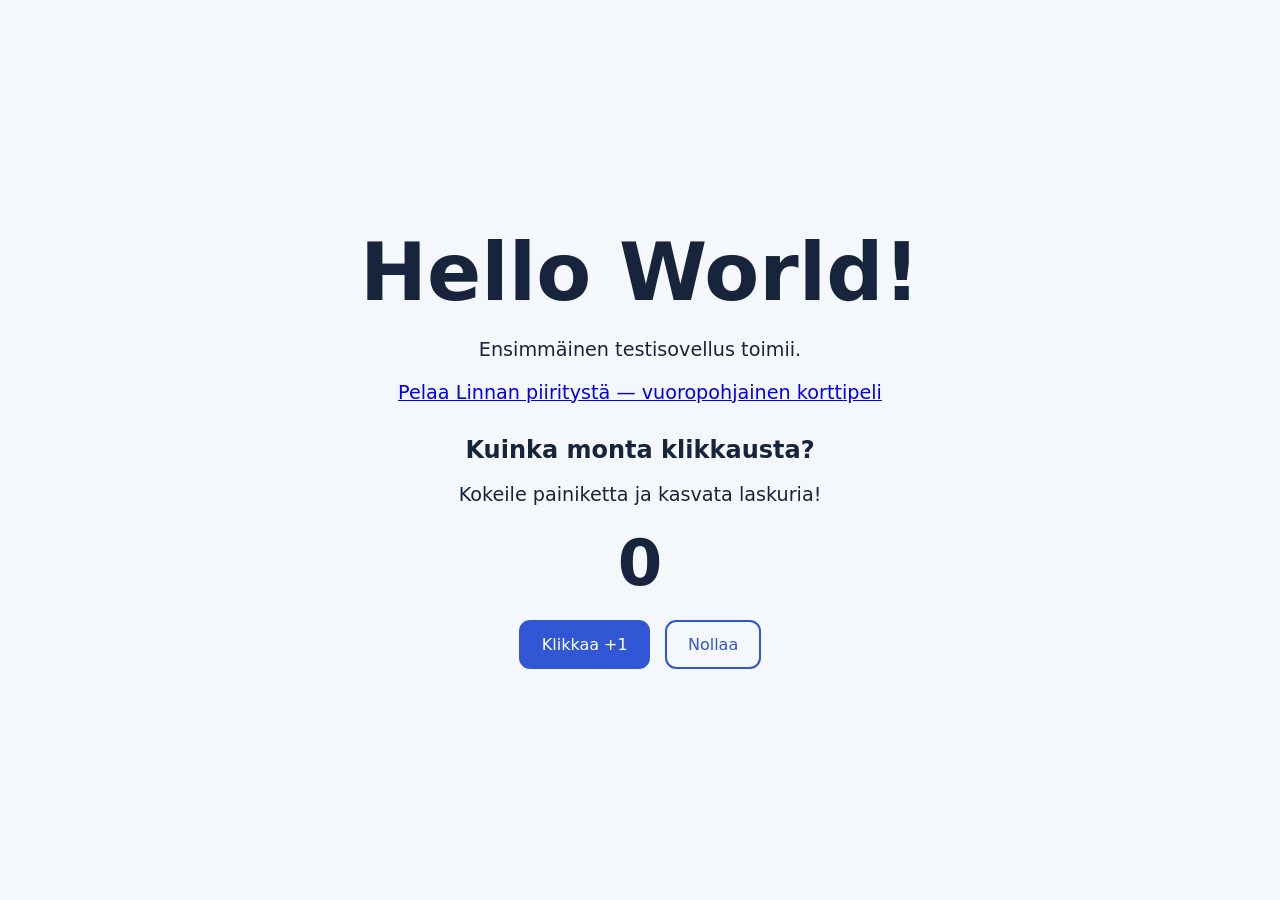
<file: index.html>
<!doctype html>
<html lang="fi">
  <head>
    <meta charset="UTF-8" />
    <meta name="viewport" content="width=device-width, initial-scale=1.0" />
    <title>Hello World</title>
    <style>
      body {
        margin: 0;
        min-height: 100vh;
        display: grid;
        place-items: center;
        background: #f4f7fb;
        color: #18243b;
        font-family: system-ui, sans-serif;
        text-align: center;
      }
      main { padding: 2rem; }
      h1 { font-size: clamp(2.5rem, 8vw, 5rem); margin: 0 0 1rem; }
      p { font-size: 1.2rem; }
      .counter { margin-top: 2rem; }
      output { display: block; font-size: 4rem; font-weight: 700; margin: 1rem; }
      button {
        padding: 0.8rem 1.3rem;
        margin: 0.3rem;
        border: 2px solid #3157d5;
        border-radius: 0.7rem;
        background: #3157d5;
        color: white;
        font: inherit;
        cursor: pointer;
      }
      button:hover { background: #2442a3; }
      button:focus-visible { outline: 3px solid #18243b; outline-offset: 3px; }
      #reset { background: transparent; color: #3157d5; }
    </style>
  </head>
  <body>
    <main>
      <h1>Hello World!</h1>
      <p>Ensimmäinen testisovellus toimii.</p>
      <p><a href="castle-siege/">Pelaa Linnan piiritystä — vuoropohjainen korttipeli</a></p>
      <section class="counter" aria-labelledby="counter-title">
        <h2 id="counter-title">Kuinka monta klikkausta?</h2>
        <p>Kokeile painiketta ja kasvata laskuria!</p>
        <output id="count" aria-live="polite" aria-label="Klikkausten määrä">0</output>
        <button id="increment" type="button">Klikkaa +1</button>
        <button id="reset" type="button">Nollaa</button>
      </section>
    </main>
    <script>
      let count = 0;
      const output = document.getElementById('count');
      document.getElementById('increment').addEventListener('click', () => {
        count += 1;
        output.textContent = count;
      });
      document.getElementById('reset').addEventListener('click', () => {
        count = 0;
        output.textContent = count;
      });
    </script>
  </body>
</html>
</file>
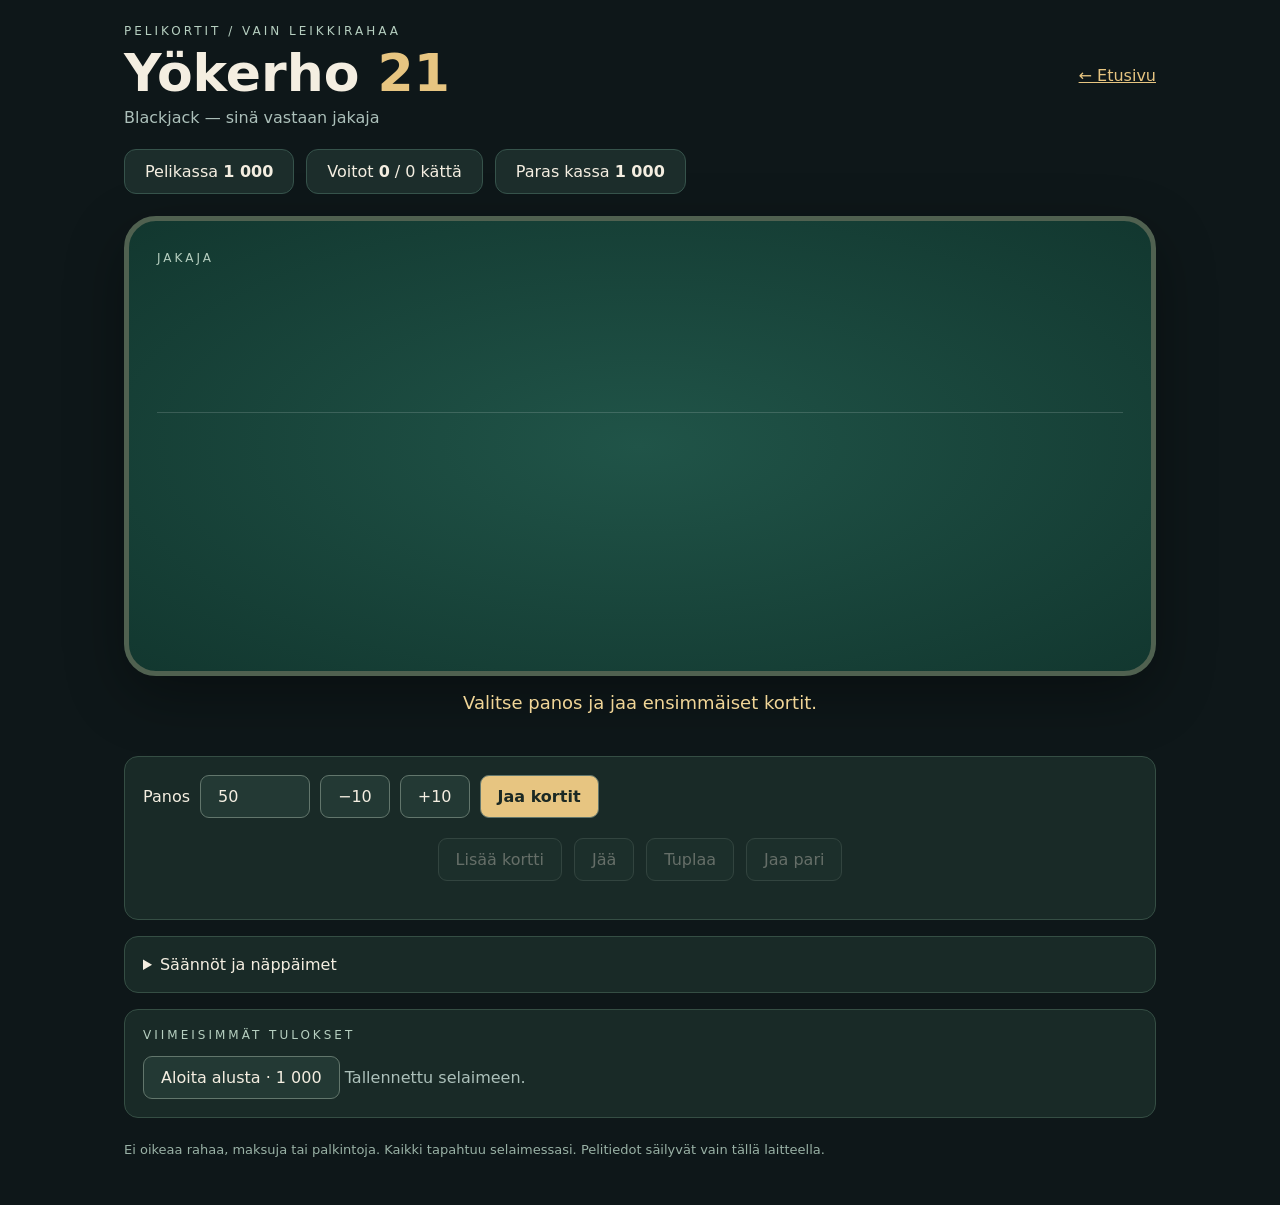
<file: card-game/index.html>
<!doctype html><html lang="fi"><meta charset="utf-8"><meta name="viewport" content="width=device-width,initial-scale=1"><title>Yökerho 21 — Blackjack</title>
<style>
*{box-sizing:border-box}body{margin:0;background:#0e1719;color:#f4eee1;font:16px system-ui,sans-serif}main{max-width:1080px;margin:auto;padding:24px}header,.bar,.actions{display:flex;align-items:center;gap:12px;flex-wrap:wrap;justify-content:space-between}h1{font-size:clamp(30px,6vw,52px);margin:5px 0}.gold{color:#e7c581}a{color:#e7c581}.sub{color:#acc0ba}.bar{justify-content:flex-start;margin:22px 0}.pill{background:#1c2d2b;padding:12px 20px;border:1px solid #36534b;border-radius:12px}.table{background:radial-gradient(ellipse at center,#205448,#12372f);border:5px solid #506150;border-radius:32px;padding:28px;box-shadow:0 20px 60px #0005;min-height:460px}.label{font-size:12px;letter-spacing:3px;color:#b6cfc0;text-transform:uppercase}.cards{display:flex;gap:9px;flex-wrap:wrap;margin:16px 0;min-height:115px}.card{width:76px;height:108px;background:#f7f1df;color:#182c2e;border-radius:9px;padding:9px;font-size:21px;font-weight:700;display:flex;flex-direction:column;justify-content:space-between;box-shadow:0 4px 8px #0004;border:1px solid #ded8c6;animation:deal .2s ease-out}.card .suit{font-size:34px;text-align:center}.card.red{color:#b23f4a}.card.back{background:repeating-linear-gradient(45deg,#263c57,#263c57 6px,#344c69 6px,#344c69 12px);border:4px solid #e2d7b6;color:#e2d7b6;align-items:center;justify-content:center;font-size:36px}.hands{display:flex;gap:18px;flex-wrap:wrap;border-top:1px solid #ffffff26;padding-top:18px}.hand{padding:14px;border:2px solid transparent;border-radius:16px;flex:1;min-width:230px}.hand.active{border-color:#e7c581;background:#ffffff08}.score{font-size:14px;margin-left:10px;color:#fff}.actions{justify-content:center;margin:20px 0}button,input{font:inherit;border-radius:9px;border:1px solid #62766c;padding:11px 17px;background:#233934;color:#f4eee1}button{cursor:pointer}button:hover:not(:disabled){background:#38554b}button.primary{background:#e7c581;color:#1b2924;font-weight:700}button:disabled{opacity:.35;cursor:not-allowed}button:focus-visible,input:focus-visible,summary:focus-visible{outline:3px solid #ffdf92;outline-offset:3px}input{width:110px}#message{text-align:center;color:#f0d597;min-height:48px;font-size:18px;margin:16px 0}section.panel,details{background:#192a27;border:1px solid #354e44;border-radius:14px;padding:18px;margin-top:16px}.history{padding-left:22px;color:#bdcdc4;font-size:14px;line-height:1.8}.controls{display:flex;gap:10px;align-items:center;flex-wrap:wrap}summary{cursor:pointer}p,li{line-height:1.6}footer{color:#99b1a5;font-size:13px;margin:24px 0}@keyframes deal{from{transform:translateY(-12px);opacity:0}to{transform:none;opacity:1}}@media(max-width:550px){main{padding:12px}.table{padding:14px;border-radius:20px}.card{width:57px;height:86px;font-size:17px}.card .suit{font-size:25px}.hand{min-width:180px;padding:8px}.cards{gap:6px}button{padding:11px 13px}}@media(prefers-reduced-motion:reduce){.card{animation:none}}
</style>
<main><header><div><div class="label gold">PELIKORTIT / VAIN LEIKKIRAHAA</div><h1>Yökerho <span class="gold">21</span></h1><div class="sub">Blackjack — sinä vastaan jakaja</div></div><a href="../">← Etusivu</a></header>
<div class="bar"><div class="pill">Pelikassa <strong id="bank"></strong></div><div class="pill">Voitot <strong id="wins"></strong> / <span id="rounds"></span> kättä</div><div class="pill">Paras kassa <strong id="best"></strong></div></div>
<div class="table"><div class="label">Jakaja <span id="dealerScore" class="score"></span></div><div class="cards" id="dealer"></div><div class="hands" id="hands"></div></div>
<div id="message" role="status" aria-live="polite"></div>
<section class="panel"><div class="controls"><label for="bet">Panos</label><input id="bet" type="number" min="10" max="500" step="10" value="50"><button id="minus" aria-label="Pienennä panosta">−10</button><button id="plus" aria-label="Suurenna panosta">+10</button><button id="deal" class="primary">Jaa kortit</button></div><div class="actions"><button id="hit">Lisää kortti</button><button id="stand">Jää</button><button id="double">Tuplaa</button><button id="split">Jaa pari</button></div></section>
<details><summary>Säännöt ja näppäimet</summary><p>Tavoite on päästä lähemmäs 21:tä kuin jakaja ylittämättä sitä. Ässä on 1 tai 11, kuvakortit 10. Jakaja jää myös pehmeään 17:ään (ässä + 6). Kuusi pakkaa sekoitetaan ennen jokaista kierrosta.</p><ul><li>Tavallinen voitto maksaa 1:1, kahden kortin blackjack 3:2. Tasapelissä panos palautetaan. Jakaja tarkistaa blackjackin ennen pelaajan toimintaa.</li><li>Tuplaus: kaksinkertainen panos, yksi kortti ja vuoro päättyy. Vain kahdella kortilla, myös jaetuissa käsissä.</li><li>Samanarvoiset kortit voi jakaa kahteen käteen kerran. Jaettu 21 maksaa 1:1. Jaetuille ässille annetaan vain yksi lisäkortti.</li><li>Vakuutusta tai luovutusta ei käytetä. Panos 10–500, kymmenen välein.</li><li>Näppäimet: J = jaa, H = lisää, S = jää, D = tuplaa, P = jaa pari.</li><li>Keskeneräinen kierros palautuu samassa selaimessa. Jos selaintallennus ei toimi, peli jatkuu tämän välilehden ajan.</li></ul></details>
<section class="panel"><div class="label">Viimeisimmät tulokset</div><ol id="history" class="history"></ol><button id="new">Aloita alusta · 1 000</button><span id="storage" class="sub"></span></section><footer>Ei oikeaa rahaa, maksuja tai palkintoja. Kaikki tapahtuu selaimessasi. Pelitiedot säilyvät vain tällä laitteella.</footer></main>
<script>
'use strict';const $=id=>document.getElementById(id),KEY='yokerho21-v1';let game;const value=c=>Math.min(c.r,10);function total(cards){let n=cards.reduce((s,c)=>s+(c.r===1?11:value(c)),0),aces=cards.filter(c=>c.r===1).length;while(n>21&&aces-->0)n-=10;return n}function natural(c){return c.length===2&&total(c)===21}
function fresh(){return {v:1,bank:1000,best:1000,wins:0,rounds:0,history:[],phase:'bet',hands:[],dealer:[],deck:[],active:0,message:'Valitse panos ja jaa ensimmäiset kortit.'}}
function save(){try{localStorage.setItem(KEY,JSON.stringify(game));$('storage').textContent=' Tallennettu selaimeen.'}catch{$('storage').textContent=' Tallennus ei ole käytettävissä.'}}
function load(){try{const g=JSON.parse(localStorage.getItem(KEY));if(g&&g.v===1&&Number.isFinite(g.bank)&&g.bank>=0&&Array.isArray(g.hands)&&Array.isArray(g.deck)&&Array.isArray(g.history)&&['bet','play','done'].includes(g.phase))return g}catch{}return fresh()}
function random(n){const a=new Uint32Array(1);const max=Math.floor(4294967296/n)*n;do{crypto.getRandomValues(a)}while(a[0]>=max);return a[0]%n}function shuffle(){const d=[];for(let k=0;k<6;k++)for(let s=0;s<4;s++)for(let r=1;r<=13;r++)d.push({r,s});for(let i=d.length-1;i>0;i--){const j=random(i+1);[d[i],d[j]]=[d[j],d[i]]}return d}
function draw(){if(!game.deck.length)game.deck=shuffle();return game.deck.pop()}
function card(c,hidden=false){const el=document.createElement('div');el.className='card';if(hidden){el.classList.add('back');el.textContent='✦';el.setAttribute('aria-label','Piilotettu kortti');return el}if(c.s===1||c.s===2)el.classList.add('red');const rank=['','A','2','3','4','5','6','7','8','9','10','J','Q','K'][c.r],suit=['♠','♥','♦','♣'][c.s];el.setAttribute('aria-label',`${['Pata','Hertta','Ruutu','Risti'][c.s]} ${rank}`);const a=document.createElement('span'),b=document.createElement('span');a.textContent=rank;b.className='suit';b.textContent=suit;el.append(a,b);return el}
function render(){for(const k of ['bank','best','wins','rounds'])$(k).textContent=game[k].toLocaleString('fi-FI');const playing=game.phase==='play',h=game.hands[game.active];$('dealer').replaceChildren(...game.dealer.map((c,i)=>card(c,playing&&i===1)));$('dealerScore').textContent=game.dealer.length?(playing?total([game.dealer[0]])+' + ?':total(game.dealer)):'';$('hands').replaceChildren();game.hands.forEach((h,i)=>{const box=document.createElement('div');box.className='hand'+(playing&&i===game.active?' active':'');const title=document.createElement('div');title.className='label';title.textContent=`Sinä${game.hands.length>1?' · Käsi '+(i+1):''} · ${total(h.cards)} · Panos ${h.bet}`;const cards=document.createElement('div');cards.className='cards';cards.append(...h.cards.map(c=>card(c)));const result=document.createElement('div');result.textContent=h.result||'';box.append(title,cards,result);$('hands').append(box)});$('message').textContent=game.message;$('deal').disabled=playing||game.bank<10;for(const id of ['bet','minus','plus'])$(id).disabled=playing;$('hit').disabled=$('stand').disabled=!playing;$('double').disabled=!playing||h.cards.length!==2||game.bank<h.bet;$('split').disabled=!playing||game.hands.length!==1||h.cards.length!==2||value(h.cards[0])!==value(h.cards[1])||game.bank<h.bet;$('history').replaceChildren(...game.history.map(s=>{const l=document.createElement('li');l.textContent=s;return l}));save()}
function deal(){if(game.phase==='play')return;const bet=Number($('bet').value);if(!Number.isInteger(bet)||bet<10||bet>500||bet%10||bet>game.bank){game.message='Valitse 10–500 kolikon panos kymmenen välein, enintään pelikassasi verran.';render();return}game.deck=shuffle();game.bank-=bet;game.hands=[{cards:[draw(),draw()],bet,split:false}];game.dealer=[draw(),draw()];game.active=0;game.phase='play';game.message='Sinun vuorosi: ota kortti tai jää.';if(natural(game.dealer)||natural(game.hands[0].cards))settle();else render()}
function settle(){const any=game.hands.some(h=>total(h.cards)<=21);if(any&&!natural(game.dealer)&&!game.hands.some(h=>!h.split&&natural(h.cards)))while(total(game.dealer)<17)game.dealer.push(draw());const d=total(game.dealer),dn=natural(game.dealer);let results=[];for(const h of game.hands){const t=total(h.cards),bj=!h.split&&natural(h.cards);let pay=0,label='Häviö';if(t>21)label='Yli 21';else if(bj&&!dn){pay=h.bet*2.5;label='Blackjack!'}else if(dn&&!bj)label='Jakajalla blackjack';else if((dn&&bj)||t===d){pay=h.bet;label='Tasapeli'}else if(!dn&&(d>21||t>d)){pay=h.bet*2;label='Voitto!'}game.bank+=pay;game.rounds++;if(pay>h.bet)game.wins++;const net=pay-h.bet;h.result=`${label} · ${net>0?'+':''}${net}`;results.push(h.result);game.history.unshift(h.result)}game.history=game.history.slice(0,10);game.best=Math.max(game.best,game.bank);game.phase='done';game.message=results.join(' / ')+(game.bank<10?' — Kassa loppui. Voit aloittaa alusta.':' — Pelaa uusi kierros.');render()}
function next(){if(game.active+1<game.hands.length){game.active++;if(total(game.hands[game.active].cards)===21){next();return}game.message='Toisen käden vuoro.';render()}else settle()}
function hit(){if(game.phase!=='play')return;const h=game.hands[game.active];h.cards.push(draw());if(total(h.cards)>=21)next();else render()}
function stand(){if(game.phase==='play')next()}
function double(){if(game.phase!=='play')return;const h=game.hands[game.active];if(h.cards.length!==2||game.bank<h.bet)return;game.bank-=h.bet;h.bet*=2;h.cards.push(draw());next()}
function split(){if(game.phase!=='play'||game.hands.length!==1)return;const h=game.hands[0];if(h.cards.length!==2||value(h.cards[0])!==value(h.cards[1])||game.bank<h.bet)return;game.bank-=h.bet;const other=h.cards.pop(),aces=other.r===1;h.split=true;h.cards.push(draw());game.hands.push({cards:[other,draw()],bet:h.bet,split:true});game.message='Pari jaettu: pelaa ensimmäinen käsi.';if(aces)settle();else if(total(h.cards)===21)next();else render()}
$('deal').onclick=deal;$('hit').onclick=hit;$('stand').onclick=stand;$('double').onclick=double;$('split').onclick=split;$('minus').onclick=()=>{$('bet').value=Math.max(10,(Number($('bet').value)||50)-10)};$('plus').onclick=()=>{$('bet').value=Math.min(500,(Number($('bet').value)||50)+10)};$('new').onclick=()=>{if(confirm('Nollataanko pelikassa, keskeneräinen peli ja tilastot?')){game=fresh();render()}};document.addEventListener('keydown',e=>{if(e.repeat||e.ctrlKey||e.altKey||e.metaKey||['INPUT','TEXTAREA','BUTTON','SUMMARY'].includes(document.activeElement.tagName))return;const f={j:deal,h:hit,s:stand,d:double,p:split}[e.key.toLowerCase()];if(f){e.preventDefault();f()}});game=load();render();
</script></html>
</file>
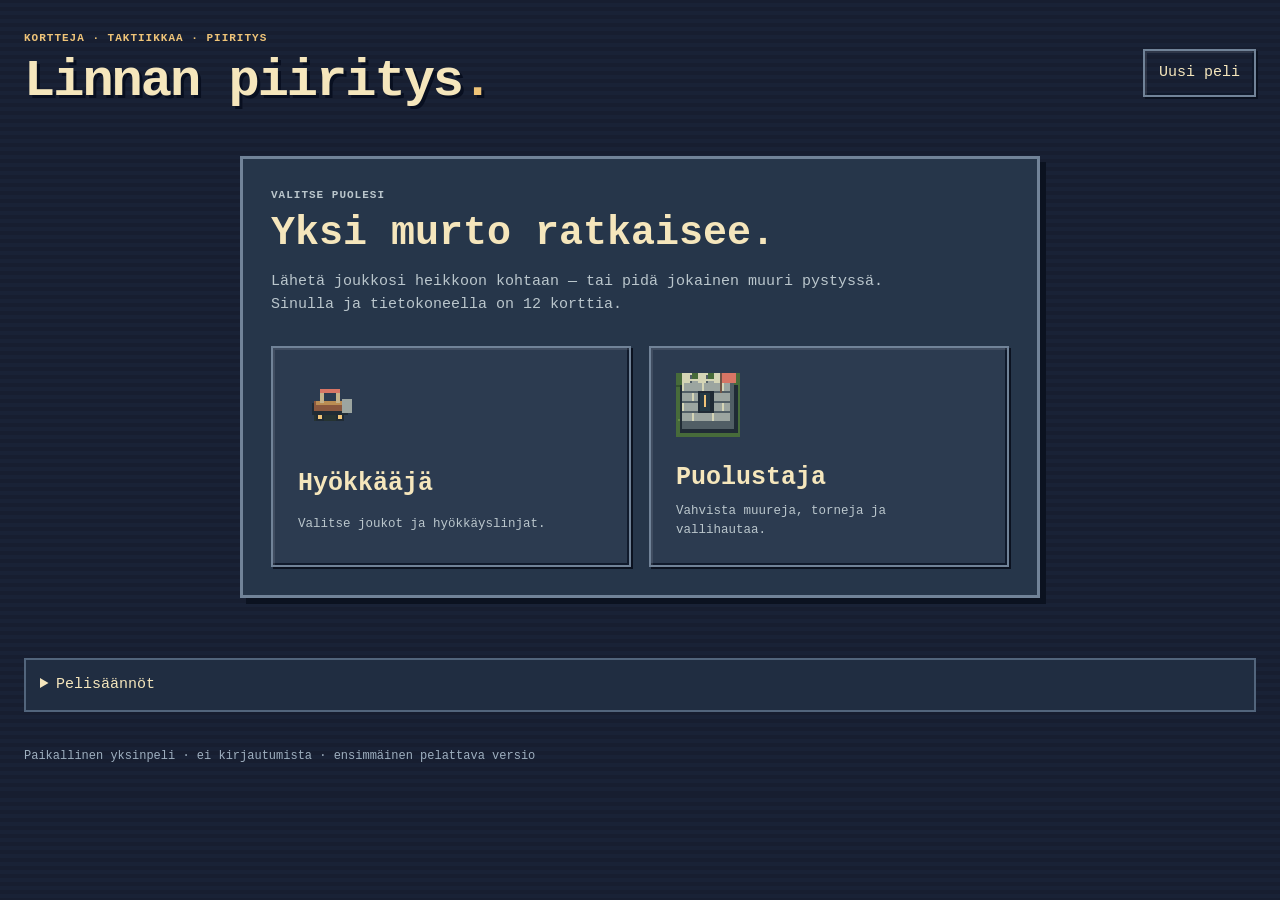
<file: castle-siege/index.html>
<!doctype html>
<html lang="fi"><head><meta charset="utf-8"><meta name="viewport" content="width=device-width,initial-scale=1"><meta name="theme-color" content="#172723"><title>Linnan piiritys</title><link rel="stylesheet" href="style.css"><script defer src="engine.js"></script><script defer src="pixel.js"></script><script defer src="game.js"></script></head>
<body><main>
<header><div><p class="eyebrow">KORTTEJA · TAKTIIKKAA · PIIRITYS</p><h1>Linnan piiritys<span>.</span></h1></div><button id="new-game" class="quiet">Uusi peli</button></header>
<section id="start" class="welcome"><p class="eyebrow">VALITSE PUOLESI</p><h2>Yksi murto ratkaisee.</h2><p>Lähetä joukkosi heikkoon kohtaan — tai pidä jokainen muuri pystyssä. Sinulla ja tietokoneella on 12 korttia.</p><div class="roles"><button data-role="attack"><span>⚔</span><strong>Hyökkääjä</strong><small>Valitse joukot ja hyökkäyslinjat.</small></button><button data-role="defend"><span>♜</span><strong>Puolustaja</strong><small>Vahvista muureja, torneja ja vallihautaa.</small></button></div></section>
<section id="game" hidden>
<div class="status"><span id="role-label"></span><strong id="round"></strong><span id="counts"></span></div>
<div class="turn-flow" aria-label="Vuoron vaiheet"><span id="step-attack">1 · Hyökkääjän 3 korttia</span><span id="step-aim">2 · Torjuntavalinnat</span><span id="step-battle">3 · Taistelu</span><span id="step-defend">4 · Puolustajan 3 korttia</span></div><div id="incoming" aria-live="polite"></div>
<div id="result" role="status" hidden></div>
<div class="layout"><section class="field"><div class="field-head"><h2>Piirityskenttä</h2><span>Pohjoinen ↑</span></div><div class="coordinate-map"><div class="axis-origin" aria-label="X kasvaa oikealle, Y kasvaa alas">X→<br>Y↓</div><div id="x-axis" aria-label="X-akseli"></div><div id="y-axis" aria-label="Y-akseli"></div><div class="board-wrap"><div id="board" aria-label="Linna ja hyökkäyslinjat"></div><svg id="orders-overlay" viewBox="0 0 1100 1100" aria-hidden="true"></svg></div></div><p class="hint axis-caption">X: vasemmalta oikealle · Y: ylhäältä alas · ruudut 1–11</p><p id="sight-info" class="hint"></p><div id="defense-summary" aria-live="polite"></div><div class="legend"><span>♜ Kulmatorni</span><span>▥ Portti</span><span class="water">Rotko / vesi</span><span class="troop">● Joukot</span></div><p class="hint">Valitse linja nuolesta tai muurista. Portti: etelä 3.</p></section>
<aside><section class="inspector" aria-label="Aktiivisen ruudun lähikuva"><div class="inspector-bar"><span>RUUTUKONSOLI</span><span>16-BIT</span></div><h2 id="inspect-title"></h2><canvas id="tile-scene" width="288" height="192" role="img"></canvas><p class="scene-caption">Kultainen kehys = aktiivinen ruutu</p><div id="inspect-stats" aria-live="polite"></div><div id="inspect-units"></div><p id="inspect-neighbors" class="hint"></p></section><p class="eyebrow" id="phase"></p><h2 id="selection"></h2><p id="target-info"></p><div class="target-controls"><label>Suunta<select id="side"><option value="N">Pohjoinen</option><option value="E">Itä</option><option value="S" selected>Etelä</option><option value="W">Länsi</option></select></label><label>Linja<select id="lane"><option>1</option><option>2</option><option selected>3</option><option>4</option><option>5</option></select></label></div><label id="corner-wrap" hidden>Kulmatorni<select id="corner"><option value="0">Luode</option><option value="4">Koillinen</option><option value="20">Lounas</option><option value="24">Kaakko</option></select></label><section id="defense-panel" hidden><h3>Tornien torjuntakohteet</h3><p class="hint">Valitse ruutu → torni → hyökkääjä. Yksi kohde tornia kohti.</p><div id="assignments"></div></section><div id="hand" aria-label="Korttikätesi"></div><p id="help" aria-live="polite"></p><button id="play" class="primary">Pelaa kortti</button><button id="fallback" class="quiet" hidden>Käytä kortti: hätälinnoitus +1</button><button id="ai-response" class="primary" hidden>Näytä puolustajan vastaus</button><button id="confirm-defense" class="primary" hidden>Vahvista torjunta ja päätä puolustusvuoro</button><button id="resolve" class="primary" hidden>Ratkaise taisteluvaihe</button><div id="troops"></div></aside></div>
<details open class="journal"><summary>Taisteluloki</summary><ol id="log" aria-live="polite"></ol></details>
</section>
<details class="rules"><summary>Pelisäännöt</summary><div><p><strong>Voitto:</strong> hyökkääjä voittaa heti, kun tavallisen muurin tai portin kestävyys laskee nollaan. Kulmatornin tuhoutuminen poistaa tornin käytöstä, mutta ei tuo voittoa. Puolustaja voittaa, kun pakat on käytetty eikä aktiivisia hyökkäyksiä ole jäljellä. Tuhotun tornin joukot jäävät raunioille eivätkä vaihda linjaa. Ne eivät enää estä puolustajan voittoa.</p><p><strong>Kierros:</strong> hyökkääjä aloittaa ja pelaa kaikki kolme kätensä korttia, jokaiselle oman linjan valiten. Joukot eivät vielä liiku. Puolustaja valitsee torneille kohteet ja vahvistaa torjunnan. Taisteluvaiheessa tornit ampuvat kerran, eloon jääneet joukot etenevät linjan päähän muurin edustalle ja iskevät. Vasta tämän jälkeen puolustaja pelaa kaikki kolme korttiaan. Molemmat nostavat kolme uutta korttia seuraavalle kierrokselle. Kummallakin on yhteensä 12 korttia.</p><p><strong>Linna:</strong> 5 × 5 perusmuuri. Tässä ensimmäisessä versiossa kaikissa neljässä kulmassa on aloitustorni. Torni näkee neljä linjaa kummaltakin viereiseltä sivulta eli yhteensä kahdeksan. Kantama päättyy ennen toisen kulmatornin suoraa linjaa: luode näkee pohjoinen 1–4 ja länsi 1–4. Yksi torni ampuu vain yhtä valittua hyökkääjää vuorossa eikä vaihda kohdetta automaattisesti. Useampi torni voi keskittää tulensa samaan hyökkääjään.</p><p><strong>Portti:</strong> etelä 3, alussa 12 kestävyyttä; muureilla 16 ja torneilla 10. Porttilinjalle ei voi rakentaa vallihautaa. Kulmamuuri jakaa kestävyyden kahden hyökkäyssuunnan kesken.</p><p><strong>Rotko ja vesi:</strong> rotko on aluksi kuiva eikä hidasta. Vesi-kortti täyttää yhden rotkoruudun. Saapuva joukko pysähtyy siihen yhden taistelun ajaksi. Jo ruudussa olevat joukot menettävät seuraavan vuoronsa; niistä poistuvat öljy ja palo. Rotkoa voi laajentaa ulospäin yhdellä kortilla, mutta jokainen vesiruutu täytetään erikseen.</p><p><strong>Öljy:</strong> muurin, tornin tai portin viereiseen ulkoruutuun. Kuivassa ruudussa vain sillä hetkellä olevat hyökkääjät menettävät seuraavan vuoronsa ja jäävät öljyisiksi. Myöhemmin saapuvat eivät öljyynny. Öljy vedessä muuttaa vain veden mustaksi.</p><p><strong>Tuli:</strong> muurin, tornin tai portin viereiseen ulkoruutuun. Kaikki siinä olevat joukot saavat heti 3 vahinkoa. Öljyinen yksikkö syttyy ja saa 2 vahinkoa jokaisen taistelun alussa, myös menettämällään vuorolla. Palo jatkuu kuolemaan tai vedellä sammuttamiseen asti.</p><p><strong>Palava öljyvesi:</strong> Tuli sytyttää mustan veden seuraavan taisteluvaiheen loppuun asti. Ruudussa olevat ja sinne tämän taistelun aikana saapuvat yksiköt syttyvät. Uusi saapuja saa 2 palovahinkoa ja pysähtyy veteen. Ruudun liekit sammuvat taistelun lopussa; yksiköiden palo jatkuu. Vesi-kortti sammuttaa myös ruudun ja puhdistaa öljypinnan.</p><p><strong>Korttien jälkeen:</strong> valitse tornien kohteet uudelleen joka vuoro ja jatka taisteluvaiheita, kunnes muuri murtuu tai hyökkääjät on tuhottu. Kortteja ei enää nosteta. Hätälinnoitus kuluttaa puolustajan valitun kortin ja vahvistaa valittua muuria yhdellä pisteellä.</p></div></details>
<footer>Paikallinen yksinpeli · ei kirjautumista · ensimmäinen pelattava versio</footer>
</main></body></html>
</file>
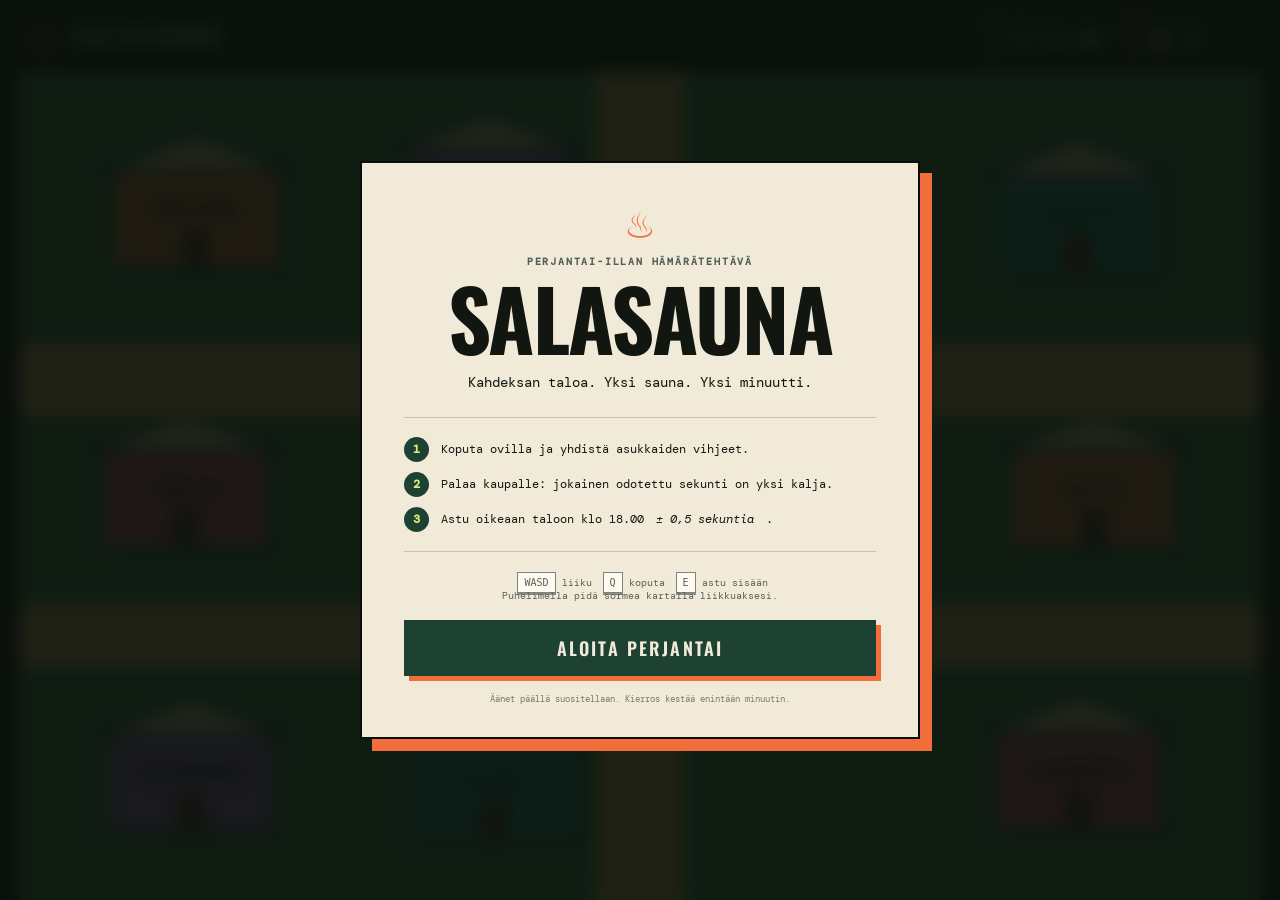
<file: salasanauna/index.html>
<!doctype html>
<html lang="fi">
<head>
  <meta charset="UTF-8" />
  <meta name="viewport" content="width=device-width, initial-scale=1.0, maximum-scale=1.0, user-scalable=no" />
  <meta name="theme-color" content="#111611" />
  <title>Salasauna</title>
  <meta name="description" content="Löydä perjantain salasauna, hamstraa juomat ja saavu täsmälleen kuudelta." />
  <link rel="stylesheet" href="style.css" />
</head>
<body>
  <main id="app">
    <header class="topbar">
      <div class="brand"><span class="brand-mark">♨</span><span>SALASAUNA</span></div>
      <div class="hud">
        <div class="hud-item"><small>AIKA</small><strong id="clock">17:59:00</strong></div>
        <div class="hud-item bottles"><small>KALJAT</small><strong>🍺 <span id="score">0</span></strong></div>
      </div>
    </header>

    <section class="game-shell">
      <canvas id="game" width="960" height="640" aria-label="Salasaunan pelialue"></canvas>
      <div id="toast" class="toast hidden"></div>
      <div class="controls" aria-label="Kosketusohjaimet">
        <div id="joystick" class="joystick" aria-label="Ohjaa hahmoa vetämällä">
          <span class="joystick-arrow up">▲</span><span class="joystick-arrow right">▶</span>
          <span class="joystick-arrow down">▼</span><span class="joystick-arrow left">◀</span>
          <div id="joystickKnob" class="joystick-knob"></div>
        </div>
        <div class="actions">
          <button data-action="knock"><b>Q</b>KOPUTA</button>
          <button data-action="enter"><b>E</b>ASTU SISÄÄN</button>
        </div>
      </div>
    </section>
  </main>

  <div id="modal" class="modal open">
    <div class="modal-card">
      <div class="steam">♨</div>
      <p class="eyebrow">PERJANTAI-ILLAN HÄMÄRÄTEHTÄVÄ</p>
      <h1>SALASAUNA</h1>
      <p class="lead">Kahdeksan taloa. Yksi sauna. Yksi minuutti.</p>
      <div class="rules">
        <p><span>1</span>Koputa ovilla ja yhdistä asukkaiden vihjeet.</p>
        <p><span>2</span>Palaa kaupalle: jokainen odotettu sekunti on yksi kalja.</p>
        <p><span>3</span>Astu oikeaan taloon klo 18.00 <em>± 0,5 sekuntia</em>.</p>
      </div>
      <div class="key-row"><kbd>WASD</kbd> liiku <kbd>Q</kbd> koputa <kbd>E</kbd> astu sisään<br>Puhelimella pidä sormea kartalla liikkuaksesi.</div>
      <button id="startBtn" class="primary">ALOITA PERJANTAI</button>
      <p class="fineprint">Äänet päällä suositellaan. Kierros kestää enintään minuutin.</p>
    </div>
  </div>

  <div id="result" class="modal">
    <div class="modal-card result-card">
      <div id="resultIcon" class="result-icon">🍺</div>
      <p id="resultLabel" class="eyebrow"></p>
      <h2 id="resultTitle"></h2>
      <p id="resultText" class="lead"></p>
      <div id="finalScore" class="final-score"></div>
      <button id="againBtn" class="primary">UUSI PERJANTAI</button>
    </div>
  </div>

  <script src="game.js"></script>
</body>
</html>
</file>
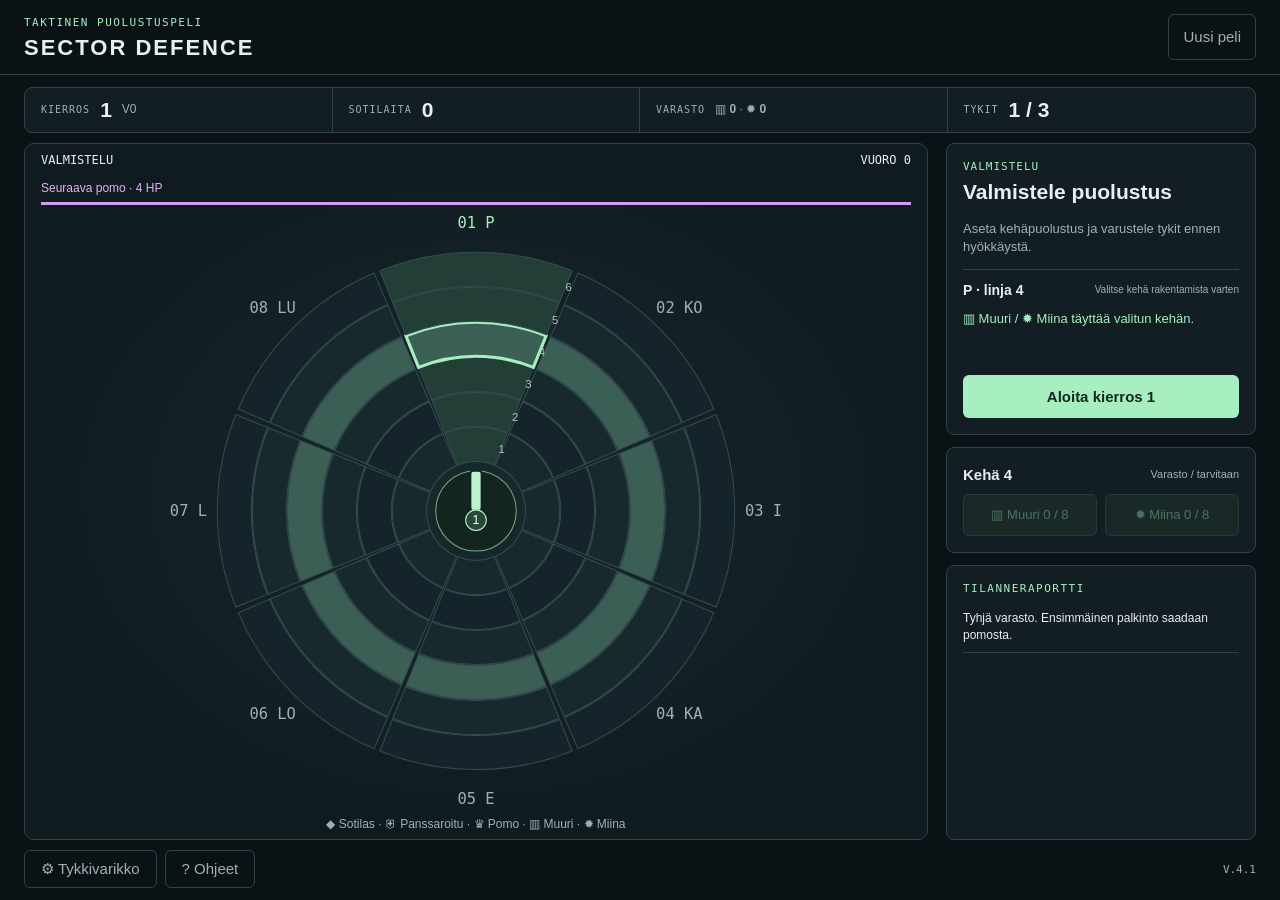
<file: sector-defence/index.html>
<!doctype html>
<html lang="fi">
<head><meta charset="utf-8"><meta name="viewport" content="width=device-width,initial-scale=1"><title>Sector Defence</title><meta name="description" content="Vuoropohjainen kahdeksan sektorin puolustuspeli."><link rel="icon" href="data:image/svg+xml,%3Csvg xmlns='http://www.w3.org/2000/svg' viewBox='0 0 64 64'%3E%3Crect width='64' height='64' rx='14' fill='%230c171b'/%3E%3Ccircle cx='32' cy='32' r='23' fill='none' stroke='%238bf1be' stroke-width='3'/%3E%3Cpath d='M32 35V10' stroke='%238bf1be' stroke-width='7'/%3E%3Ccircle cx='32' cy='35' r='9' fill='%238bf1be'/%3E%3C/svg%3E"><style>:root{color-scheme:dark;--bg:#0b1216;--panel:#121e23;--line:#304249;--text:#e8efed;--muted:#a0b1b6;--green:#a7efbf;--orange:#ff957b}*{box-sizing:border-box}html,body{margin:0;height:100%;overflow:hidden}body{height:100dvh;background:var(--bg);color:var(--text);font:15px/1.45 'Segoe UI',sans-serif;display:flex;flex-direction:column}button{font:inherit;cursor:pointer;touch-action:manipulation}button:disabled{opacity:.4;cursor:not-allowed}button:focus-visible{outline:3px solid var(--green);outline-offset:2px}[hidden]{display:none!important}header{display:flex;align-items:center;justify-content:space-between;padding:10px 24px;border-bottom:1px solid var(--line);flex:none}h1{font-size:22px;letter-spacing:2px;margin:0}h2{font-size:21px;margin:4px 0 12px}h3{margin:0 0 6px;font-size:20px}.eyebrow{font:11px monospace;letter-spacing:1.5px;color:var(--green)}main{width:100%;max-width:1400px;align-self:center;padding:12px 24px;min-height:0;flex:1;display:flex;flex-direction:column;gap:10px}.stats{display:grid;grid-template-columns:repeat(4,1fr);background:var(--panel);border:1px solid var(--line);border-radius:8px;flex:none}.stats>div{padding:7px 16px;border-right:1px solid var(--line);display:flex;align-items:center;gap:10px}.stats>div:last-child{border:0}.stats small{font:10px monospace;letter-spacing:1px;color:var(--muted)}.stats strong{font-size:21px}.stats span{font-size:12px;color:var(--muted)}.game-grid{display:grid;grid-template-columns:minmax(0,1fr) 310px;gap:18px;min-height:0;flex:1}.arena{position:relative;border:1px solid var(--line);border-radius:10px;background:radial-gradient(ellipse at center,#182a2d,#101b20 70%);overflow:hidden;display:flex;flex-direction:column;min-height:0}.arena-top{height:36px;flex:none;padding:9px 16px;display:flex;justify-content:space-between;gap:8px;font:12px monospace;white-space:nowrap}.arena-top .critical{color:#ff91a2;font-weight:bold}.boss-panel{padding:0 16px;height:32px;flex:none;color:#e1b1f5;font-size:12px;overflow:hidden}.boss-panel>span{display:block;white-space:nowrap;overflow:hidden;text-overflow:ellipsis}.boss-track{height:3px;background:#36233d;margin-top:5px}#bossBar{height:100%;background:#d49bf2;transition:width .2s}#board{display:block;width:100%;height:100%;flex:1;min-height:0;touch-action:manipulation}.cell{cursor:pointer;stroke:#344b50;stroke-width:1}.cell:focus{outline:none;stroke:var(--green);stroke-width:3}@media(hover:hover){.cell:hover{filter:brightness(1.2)}}.legend{padding:6px;text-align:center;color:var(--muted);font-size:12px;flex:none}aside{display:flex;flex-direction:column;gap:12px;min-height:0}.control,.build,.report{background:var(--panel);border:1px solid var(--line);border-radius:8px;padding:16px}.phase{font:11px monospace;color:var(--green);letter-spacing:1px}.hint{font-size:13px;color:var(--muted);margin:8px 0 12px}.target{display:flex;justify-content:space-between;align-items:center;gap:8px;border-top:1px solid var(--line);padding-top:10px;font-size:14px}.target span{font-size:10px;color:var(--muted)}.preview{font-size:13px;color:var(--green);min-height:56px;margin:9px 0}.actions{display:flex;gap:8px}.primary,.secondary,.quiet,.build-button,.reward-choice{border-radius:6px;padding:11px 14px;min-height:42px}.primary{border:0;background:var(--green);color:#12291d;font-weight:bold;flex:1}.quiet{background:transparent;color:var(--muted);border:1px solid var(--line)}.secondary{background:#20343c;color:var(--text);border:1px solid #49616a;width:100%}.build-label{display:flex;justify-content:space-between;align-items:center;gap:8px;margin-bottom:8px}.build-label small{font-size:11px;color:var(--muted);text-align:right}.build-buttons{display:flex;gap:8px}.build-button{background:#243b30;border:1px solid #49684f;color:var(--green);flex:1;padding:10px 8px;font-size:13px}.report{flex:1;overflow:auto}.report ul{padding:0;list-style:none;font-size:12px;color:var(--muted);margin:8px 0}.report li{border-bottom:1px solid var(--line);padding:7px 0}.report li:first-child{color:var(--text)}nav{display:flex;gap:8px;align-items:center;flex:none}nav .quiet{padding:7px 16px;min-height:36px}.version{margin-left:auto;color:var(--muted);font:11px monospace}.sheet{position:fixed;inset:0;background:#050b10d9;z-index:10;display:flex;align-items:center;justify-content:center;padding:16px}.sheet-card{width:100%;max-width:620px;max-height:calc(100dvh - 32px);overflow:auto;background:var(--panel);border:1px solid #4c666d;border-radius:12px;padding:24px;box-shadow:0 20px 80px #0008}.sheet-head{display:flex;justify-content:space-between;align-items:center;gap:8px;margin-bottom:8px}.sheet-head h2{margin:0}.reward-choice{display:block;width:100%;text-align:left;margin:12px 0;border:1px solid #49665c;background:#20342b;color:var(--text);font-size:16px;min-height:78px}.reward-choice strong,.reward-choice small{display:block}.reward-choice small{font-size:13px;color:var(--muted);margin-top:5px}.gun-tabs{display:flex;gap:8px}.gun-tabs button{flex:1}.gun-tabs [aria-pressed=true]{border-color:var(--green);color:var(--green)}.weapon-layout{display:flex;align-items:center;gap:16px}.weapon-layout svg{width:48%;height:140px}.slot-status{border:1px dashed #647971;padding:10px;border-radius:6px;margin-bottom:8px;font-size:13px}.module-buttons{display:grid;grid-template-columns:1fr 1fr;gap:8px}.module-buttons .quiet{grid-column:1/-1}.defeat{position:absolute;z-index:3;inset:20% 8% auto;padding:24px;text-align:center;background:#30101bf5;border:3px solid #ff7186;border-radius:12px;box-shadow:0 0 65px #ab233b66}.defeat h2{font-size:40px;color:#ff8e9f;letter-spacing:5px;margin:10px}.defeat p{color:#ffe1e5}.beam{stroke:var(--green);stroke-width:5;filter:drop-shadow(0 0 7px #a7efbf);animation:fire .42s forwards;pointer-events:none}@keyframes fire{from{opacity:1}to{opacity:0}}
@media(max-width:700px){body{font-size:13px}header{height:44px;padding:6px 10px}h1{font-size:17px}.desktop{display:none!important}header .quiet{min-height:32px;padding:5px 10px;font-size:11px}main{padding:6px 8px max(6px,env(safe-area-inset-bottom));gap:6px}.stats>div{padding:5px 8px;gap:2px;flex-direction:column;align-items:flex-start;justify-content:center}.stats small{font-size:9px;letter-spacing:0}.stats strong{font-size:15px;line-height:1.1}.stats span{font-size:10px}.stats #turn{display:none}.game-grid{grid-template-columns:1fr;grid-template-rows:minmax(0,1fr) auto;gap:6px}.arena-top{height:25px;font-size:10px;padding:7px 9px}.boss-panel{height:27px;padding:0 9px;font-size:10px}.control{padding:8px 10px}.control .phase{display:none}.control h2{font-size:14px;margin:0 0 4px}.target{padding:0;border:0;font-size:12px}.preview{font-size:11px;min-height:32px;max-height:32px;overflow:hidden;margin:5px 0}.actions button{min-height:40px;padding:8px;font-size:12px}aside{gap:6px}.build{padding:6px 8px;display:flex;align-items:center;gap:8px}.build-label{margin:0;flex:1;display:block;font-size:11px}.build-label small{display:block;text-align:left;font-size:9px}.build-buttons{flex:2;gap:6px}.build-button{font-size:11px;padding:6px;min-height:40px}nav .quiet{flex:1;padding:6px;min-height:34px;font-size:11px}.version{font-size:9px}.sheet{padding:8px}.sheet-card{padding:16px;max-height:calc(100dvh - 16px)}.sheet-card h2{font-size:18px}.sheet-card .hint{font-size:12px}.weapon-layout{gap:8px}.weapon-layout svg{height:110px}.weapon-layout h3{font-size:17px}.gun-tabs button{font-size:12px;padding:8px}.defeat{inset:18% 7% auto;padding:16px}.defeat h2{font-size:28px}}
.arena-top #radarStatus{min-width:0;overflow:hidden;text-overflow:ellipsis}.arena-top #gunStatus{flex:none}
@media(max-height:650px) and (max-width:700px){header{height:36px}.stats>div{padding:3px 8px}.stats small{font-size:8px}.control h2{display:none}.control{padding:6px 8px}.preview{min-height:27px;max-height:27px;margin:3px 0}.actions button{min-height:36px;padding:6px}.build-button{min-height:36px}nav .quiet{min-height:30px;padding:4px}.arena-top{height:23px}.boss-panel{height:24px}}
@media(max-height:600px) and (min-width:701px){header{height:40px;padding:5px 14px}header .eyebrow{display:none}main{padding:6px 12px;gap:6px}.game-grid{grid-template-columns:minmax(0,1fr) 270px;gap:10px}.report,.control .hint,.legend{display:none}.control{padding:10px}.control h2{font-size:17px;margin:4px 0}.build{padding:8px}.stats>div{padding:4px 10px}.preview{min-height:38px;margin:6px 0}.arena-top{height:28px;padding:6px 12px}.boss-panel{height:27px}nav .quiet{min-height:32px;padding:5px 12px}}
</style></head><body><header><div><span class="eyebrow desktop">TAKTINEN PUOLUSTUSPELI</span><h1>SECTOR DEFENCE</h1></div><button id="reset" class="quiet">Uusi peli</button></header>
<main><section class="stats" aria-label="Pelitilanne"><div><small>KIERROS</small><strong id="round">1</strong><span id="turn"></span></div><div><small>SOTILAITA</small><strong id="remaining">0</strong></div><div><small>VARASTO</small><span>▥ <b id="stockWall">0</b> · ✹ <b id="stockMine">0</b></span></div><div><small>TYKIT</small><strong id="gunCount">1 / 3</strong></div></section>
<div class="game-grid"><section class="arena" aria-label="Puolustuskenttä"><div class="arena-top"><span id="radarStatus" role="status">VALMISTELU</span><span id="gunStatus"></span></div><div class="boss-panel"><span id="bossStatus"></span><div class="boss-track"><div id="bossBar"></div></div></div><svg id="board" viewBox="40 20 620 580" role="group" aria-label="Valitse sektori ja linja. Napauta samaa ruutua uudelleen ampuaksesi."></svg><div class="legend desktop">◆ Sotilas · ⛨ Panssaroitu · ♛ Pomo · ▥ Muuri · ✹ Miina</div><div id="defeat" class="defeat" role="alert" hidden><span class="eyebrow">ASEMA MENETETTY</span><h2>HÄVISIT</h2><p id="defeatDetail"></p><button id="restart" class="primary">Uusi yritys</button></div></section>
<aside><section class="control"><div class="phase" id="phase"></div><h2 id="title"></h2><p id="hint" class="hint desktop"></p><div class="target"><strong id="target"></strong><span id="tapHint">Napauta uudelleen: ammu</span></div><p id="shotPreview" class="preview" aria-live="polite"></p><div class="actions"><button id="action" class="primary"></button><button id="skip" class="quiet">Ohita tykki</button></div></section><section class="build"><div class="build-label"><strong id="buildLine"></strong><small id="buildHint"></small></div><div class="build-buttons"><button id="wall" class="build-button" aria-label="Täytä valittu kehä muureilla"></button><button id="mine" class="build-button" aria-label="Täytä valittu kehä miinoilla"></button></div></section><section class="report desktop"><div class="eyebrow">TILANNERAPORTTI</div><ul id="log"></ul></section></aside></div>
<nav><button id="openArsenal" class="quiet">⚙ Tykkivarikko</button><button id="openHelp" class="quiet">? Ohjeet</button><span class="version">V.4.1</span></nav></main>
<section class="sheet" id="rewardPanel" role="dialog" aria-modal="true" aria-labelledby="rewardTitle" hidden><div class="sheet-card"><span class="eyebrow">KAIKKI POMOT KUKISTETTU</span><h2 id="rewardTitle">Valitse yksi palkinto</h2><button class="reward-choice" id="reward0"></button><button class="reward-choice" id="reward1"></button><button class="reward-choice" id="reward2"></button><p class="hint">Tarvikkeet ja varusteet säilyvät kierrosten välillä.</p></div></section>
<section class="sheet" id="arsenalPanel" role="dialog" aria-modal="true" aria-labelledby="arsenalTitle" hidden><div class="sheet-card"><div class="sheet-head"><h2 id="arsenalTitle">Tykkivarikko</h2><button class="quiet" id="closeArsenal">Valmis ×</button></div><p class="hint">Tykkijärjestys 1 → 2 → 3. Jokainen ampuu kerran vuorossa, myös samaan sektoriin.</p><div class="gun-tabs" id="gunTabs"></div><div class="weapon-layout"><svg id="weaponPicture" viewBox="0 0 320 150" role="img" aria-label="Valitun tykin ulkonäkö"></svg><div><h3 id="activeModule"></h3><p id="weaponStats" class="hint"></p></div></div><div id="slotStatus" class="slot-status"></div><button id="installExpansion" class="secondary"></button><p class="eyebrow">LISÄVARUSTEET VARASTOSSA</p><div class="module-buttons"><button id="equip-damage" class="secondary"></button><button id="equip-penetration" class="secondary"></button><button id="equip-precision" class="secondary"></button><button id="clearModule" class="quiet">Irrota lisävaruste</button></div><p id="loadoutNote" class="hint"></p></div></section>
<section class="sheet" id="helpPanel" role="dialog" aria-modal="true" aria-labelledby="helpTitle" hidden><div class="sheet-card"><div class="sheet-head"><h2 id="helpTitle">Näin pelaat</h2><button id="closeHelp" class="quiet">Sulje ×</button></div><p>Napauta sektoria ja linjaa valitaksesi kohteen. Napauta samaa ruutua uudelleen tai paina Ammu. Tykit ampuvat numerojärjestyksessä, kukin kerran. Samaan sektoriin voi ampua usealla tykillä.</p><p>Kun kaikki tykit on käytetty tai niillä ei ole vahingoitettavia kohteita, viholliset liikkuvat automaattisesti. Tykin voi myös ohittaa. Valmistelu aloitetaan itse painamalla Aloita.</p><p>A/D tai ←/→ kiertää sektoria, W/S tai ↑/↓ valitsee linjan. Välilyönti ampuu tai aloittaa kierroksen. E asettaa muurikehän ja Q miinakehän.</p><p>Rakenna ennen hyökkäystä. Muuri- tai miinanappi täyttää valitun kehän tyhjät ruudut. Varastossa on oltava tarvikkeet koko täydennykseen; olemassa olevat rakenteet säilyvät. Linjalle 6 ei voi rakentaa. Muuri kestää 3 osumaa. Miina tuhoaa siihen saapuvat sotilaat.</p><p>Jokainen tykki tarvitsee oman varustelaajennuksen ennen yhden lisävarusteen asentamista. Vahvistus tekee 2 vahinkoa yhteen kohteeseen. Läpäisy tekee 1 vahingon kahteen lähimpään kohteeseen. Täsmätykki tekee 1 vahingon yhteen kohteeseen vain valitulla linjalla. Muiden linjojen viholliset ohitetaan; pomoon osuu linjalla 6, jos samalla linjalla ei ole sotilasta edessä. Varusteita voi irrottaa ja siirtää vain valmistelussa. Enintään 3 tykkiä.</p><p>Pomon jäljellä oleva HP jakautuu kahdelle sirpaleelle, kun Jakautujaan osutaan ja HP:ta jää vähintään 2. Sirpaleet eivät jakaudu uudelleen. Parittomasta HP:sta toinen saa yhden enemmän. Kilpipomo on haavoittumaton joka kolmannella vuorolla, yhden vuoron ajan. Joka kolmannessa vahvistusaallossa saapuu yksi ylimääräinen sotilas. Pomot liikkuvat yhden sektorin ulkokehällä ja suosivat viereistä sektoria, jossa elävät sotilaat suojaavat niitä; kaikkien on kuoltava ennen palkintoa.</p><p>Punainen sektori ja KRIITTINEN-merkintä tarkoittavat, että sotilas pääsee tykille seuraavalla liikkeellä. Panssaroidulla sotilaalla on 2 HP. Peli alkaa ilman tarvikkeita.</p></div></section>
<script>
'use strict';
const $=id=>document.getElementById(id),names=['P','KO','I','KA','E','LO','L','LU'];
const moduleNames={damage:'Vahvistus',penetration:'Läpäisy',precision:'Täsmätykki'};
const bossNames={normal:'Komentaja',split:'Jakautuja',fragment:'Sirpale',shield:'Kilpipomo'};
let state,beam=null,turnTimer=null,beamTimer=null,tapCell=null;
function fresh(){return {round:1,turn:0,stock:{wall:0,mine:0},inventory:{damage:0,penetration:0,precision:0,expansion:0},guns:[{expanded:false,module:null}],selectedGun:0,gunIndex:0,rewards:[],kills:0,phase:'ready',sector:0,line:4,enemies:[],walls:{},mines:{},bosses:[],bossTotal:4,nextBossId:1,log:['Tyhjä varasto. Ensimmäinen palkinto saadaan pomosta.']};}
function resetGame(){clearTimeout(turnTimer);clearTimeout(beamTimer);turnTimer=null;beam=null;tapCell=null;state=fresh();closePanel();render();}
function note(t){state.log.unshift(t);state.log=state.log.slice(0,5);}
function canBuild(){return ['ready','won'].includes(state.phase);}
function currentGun(){return state.guns[state.phase==='shoot'?state.gunIndex:state.selectedGun]||state.guns[0];}
function damage(g=currentGun()){return g.expanded&&g.module==='damage'?2:1;}
function isPrecision(g=currentGun()){return g.expanded&&g.module==='precision';}
function targetLimit(g=currentGun()){return g.expanded&&g.module==='penetration'?2:1;}
function shotsLeft(){return Math.max(0,state.guns.length-state.gunIndex);}
function bossHP(r){return 4+2*(r-1);}
function sectorThreat(s){const units=state.enemies.filter(e=>e.sector===s);return units.length?Math.min(...units.map(e=>e.line)):null;}
function criticalSectors(){return [...new Set(state.enemies.filter(e=>e.line===1).map(e=>e.sector))];}
function threatFill(s,l){const n=sectorThreat(s);if(n===null)return l%2?'#18292e':'#14242a';return n<=1?'#8f2034':n===2?'#743124':n===3?'#654325':n===4?'#514c28':n===5?'#344a34':'#283d3b';}
function buildCells(){if(state.line<1||state.line>5)return [];return Array.from({length:8},(_,s)=>[s,state.line]).filter(([s,l])=>!state.walls[s+':'+l]&&!state.mines[s+':'+l]);}
function canPlace(type){return canBuild()&&['wall','mine'].includes(type)&&buildCells().length>0&&state.stock[type]>=buildCells().length;}
function placeRing(type){if(!canPlace(type))return;const cells=buildCells();state.stock[type]-=cells.length;for(const[s,l]of cells){if(type==='wall')state.walls[s+':'+l]=3;else state.mines[s+':'+l]=true;}note('Linja '+state.line+': '+cells.length+' '+(type==='wall'?'muuria':'miinaa')+'.');render();}
const rewardCatalog=[{id:'walls',title:'Muurikehä',detail:'8 muuria varastoon',wall:8,mine:0},{id:'mines',title:'Miinakehä',detail:'8 miinaa varastoon',wall:0,mine:8},{id:'mixed',title:'Täydennyspaketti',detail:'4 muuria + 4 miinaa',wall:4,mine:4},{id:'gun',title:'Uusi perustykki',detail:'Yksi numeroitu tykki lisää · enintään 3 tykkiä'},{id:'expansion',title:'Varustelaajennus',detail:'Asenna valittuun tykkiin: avaa sen yksi lisävarustepaikka'},{id:'damage',title:'Vahvistus',detail:'Yksi varuste: 2 vahinkoa · vaatii tykin varustelaajennuksen'},{id:'penetration',title:'Läpäisy',detail:'Yksi varuste: osuu 2 kohteeseen · vaatii tykin varustelaajennuksen'},{id:'precision',title:'Täsmätykki',detail:'1 vahinko valitun linjan yhteen kohteeseen · ohittaa muut linjat · vaatii varustelaajennuksen'}];
function ownedModules(type){return state.inventory[type]+state.guns.filter(g=>g.module===type).length;}
function rollRewards(){const pool=rewardCatalog.filter(r=>r.id==='gun'?state.guns.length<3:r.id==='expansion'?state.inventory.expansion+state.guns.filter(g=>g.expanded).length<3:moduleNames[r.id]?ownedModules(r.id)<3:true);for(let i=pool.length-1;i>0;i--){const j=Math.floor(Math.random()*(i+1));[pool[i],pool[j]]=[pool[j],pool[i]];}return pool.slice(0,3).map(r=>r.id);}
function chooseReward(id){if(state.phase!=='reward'||!state.rewards.includes(id))return;const r=rewardCatalog.find(r=>r.id===id);if(id==='gun'){if(state.guns.length>=3)return;state.guns.push({expanded:false,module:null});}else if(id in state.inventory)state.inventory[id]++;else{state.stock.wall+=r.wall;state.stock.mine+=r.mine;}state.rewards=[];state.phase='won';note('Palkinto: '+r.title+'. Valmistele seuraava kierros.');render();}
function selectGun(i){if(!Number.isInteger(i)||i<0||i>=state.guns.length)return;state.selectedGun=i;render();}
function installExpansion(){const g=state.guns[state.selectedGun];if(!canBuild()||g.expanded||state.inventory.expansion<1)return;state.inventory.expansion--;g.expanded=true;note('Tykin '+(state.selectedGun+1)+' lisävarustepaikka avattu.');render();}
function equip(type){const g=state.guns[state.selectedGun];if(!canBuild()||!g.expanded||!moduleNames[type]||g.module===type||state.inventory[type]<1)return;if(g.module)state.inventory[g.module]++;state.inventory[type]--;g.module=type;note(moduleNames[type]+' asennettu tykkiin '+(state.selectedGun+1)+'.');render();}
function clearModule(){const g=state.guns[state.selectedGun];if(!canBuild()||!g.module)return;state.inventory[g.module]++;g.module=null;render();}
function aliveBosses(){return state.bosses.filter(b=>b.hp>0);}
function winRound(){if(!state.bosses.length||aliveBosses().length||['reward','won','lost'].includes(state.phase))return false;clearTimeout(turnTimer);turnTimer=null;state.enemies=[];state.rewards=rollRewards();state.phase='reward';tapCell=null;note('Kaikki pomot kukistettu! Valitse palkinto.');return true;}
function makeBoss(kind,sector,hp){return {id:state.nextBossId++,type:'boss',kind,sector,line:6,hp,maxHP:hp,shield:false};}
function wave(){if(!canBuild())return;closePanel();if(state.phase==='won')state.round++;state.turn=0;state.enemies=[];const kind=state.round===1?'normal':state.round===2?'split':state.round===3?'shield':Math.random()<.5?'split':'shield';state.bossTotal=bossHP(state.round);state.bosses=[makeBoss(kind,((state.round-1)*3)%8,state.bossTotal)];state.phase='moving';enemyTurn();}
function detonateMines(){for(const k of Object.keys(state.mines)){const victims=state.enemies.filter(e=>e.sector+':'+e.line===k);if(!victims.length)continue;state.enemies=state.enemies.filter(e=>!victims.includes(e));delete state.mines[k];state.kills+=victims.length;note('Miina '+names[+k.split(':')[0]]+': '+victims.length+' tuhottu.');}}
function bossDestination(b){const left=(b.sector+7)%8,right=(b.sector+1)%8;const cover=s=>state.enemies.filter(e=>e.sector===s&&e.line>=1&&e.line<=6).reduce((n,e)=>n+4+e.hp,0);const a=cover(left),c=cover(right);return a===c?(Math.random()<.5?left:right):a>c?left:right;}
function enemyTurn(){if(state.phase!=='moving')return;turnTimer=null;beam=null;tapCell=null;state.turn++;const blocked=new Set(),hits={};for(const e of state.enemies){const key=e.sector+':'+(e.line-1);if(state.walls[key]){blocked.add(e);hits[key]=(hits[key]||0)+1;}}for(const e of state.enemies)if(!blocked.has(e))e.line--;for(const[key,n]of Object.entries(hits)){state.walls[key]-=n;if(state.walls[key]<=0){delete state.walls[key];note('Muuri murtui sektorissa '+names[+key.split(':')[0]]+'.');}}if(state.enemies.some(e=>e.line<=0)){state.phase='lost';note('Hyökkääjä saavutti tykin.');render();return;}

let incoming=0;if(state.turn%2===1){const dirs=Math.min(8,1+Math.floor(state.round/2)),batch=Math.min(3,1+Math.floor((state.round-1)/3))+(state.turn%6===5?1:0);for(let i=0;i<batch;i++){const sector=((state.round-1)*3+((Math.floor(state.turn/2)+i)%dirs)*3)%8,armored=state.round>=2&&(Math.floor(state.turn/2)+i)%3===0;state.enemies.push({sector,line:6,hp:armored?2:1,type:armored?'armored':'soldier'});incoming++;}}
detonateMines();for(const b of aliveBosses()){if(state.turn>1)b.sector=bossDestination(b);b.shield=b.kind==='shield'&&state.turn%3===0;}state.gunIndex=0;state.phase='shoot';note('Vuoro '+state.turn+' · '+incoming+' uutta sotilasta.');advanceIfNeeded();render();}
function shotTargets(sector=state.sector,g=currentGun(),line=state.line){const targets=state.enemies.filter(e=>e.sector===sector&&e.line<=6&&(!isPrecision(g)||e.line===line));targets.push(...aliveBosses().filter(b=>b.sector===sector&&(!isPrecision(g)||line===6)));return targets.sort((a,b)=>a.line-b.line||(a.type==='boss'?1:0)-(b.type==='boss'?1:0)).slice(0,targetLimit(g));}
function shotPlan(sector=state.sector,g=currentGun(),line=state.line){return shotTargets(sector,g,line).map(target=>({target,after:target.shield?target.hp:Math.max(0,target.hp-damage(g))}));}
function canShootSector(){return state.phase==='shoot'&&shotsLeft()>0&&shotPlan().some(p=>p.after<p.target.hp);}
function hasTargets(g){return names.some((_,s)=>Array.from({length:isPrecision(g)?6:1},(_,i)=>i+1).some(line=>shotPlan(s,g,line).some(p=>p.after<p.target.hp)));}
function queueEnemyTurn(){if(state.phase==='moving')return;state.phase='moving';tapCell=null;const game=state;clearTimeout(turnTimer);turnTimer=setTimeout(()=>{if(state===game&&state.phase==='moving')enemyTurn();},650);}
function advanceIfNeeded(){if(winRound())return;while(state.gunIndex<state.guns.length&&!hasTargets(state.guns[state.gunIndex]))state.gunIndex++;if(state.gunIndex>=state.guns.length)queueEnemyTurn();}
function splitBoss(b){if(b.kind!=='split'||b.hp<2)return;const hp=b.hp;state.bosses=state.bosses.filter(x=>x!==b);state.bosses.push(makeBoss('fragment',(b.sector+7)%8,Math.ceil(hp/2)),makeBoss('fragment',(b.sector+1)%8,Math.floor(hp/2)));note('Jakautuja hajosi: '+Math.ceil(hp/2)+' + '+Math.floor(hp/2)+' HP.');}
function shoot(){if(!canShootSector())return;const plan=shotPlan(),gunNo=state.gunIndex+1;let killed=0;for(const {target,after}of plan){const was=target.hp;target.hp=after;if(target.type!=='boss'&&after===0){state.enemies=state.enemies.filter(e=>e!==target);killed++;}else if(target.type==='boss'&&after<was&&after>0)splitBoss(target);}state.kills+=killed;beam={sector:state.sector,line:plan.at(-1).target.line};state.gunIndex++;note('Tykki '+gunNo+' → '+names[state.sector]+' · '+killed+' sotilasta tuhottu.');advanceIfNeeded();render();const game=state;clearTimeout(beamTimer);beamTimer=setTimeout(()=>{if(state===game){beam=null;renderBoard();}},420);}
function skipShot(){if(state.phase!=='shoot')return;note('Tykin '+(state.gunIndex+1)+' laukaus ohitettu.');state.gunIndex++;advanceIfNeeded();render();}
function act(){if(canBuild())wave();else if(state.phase==='shoot')shoot();else if(state.phase==='lost')resetGame();}
function selectCell(s,l,fireOnRepeat=true){const key=s+':'+l,same=state.sector===s&&state.line===l&&tapCell===key;state.sector=s;state.line=l;tapCell=key;if(same&&fireOnRepeat&&state.phase==='shoot')shoot();else render();}
function select(e){const cell=e.target.closest('[data-sector]');if(cell)selectCell(+cell.dataset.sector,+cell.dataset.line);}
function openPanel(id){closePanel();$(id).hidden=false;$(id).querySelector('button')?.focus();}
function closePanel(){for(const id of ['arsenalPanel','helpPanel'])$(id).hidden=true;}
function editingText(e){return e.target?.isContentEditable||['INPUT','TEXTAREA','SELECT'].includes(e.target?.tagName);}
function gameKeyDown(e){if(e.key==='Escape'){closePanel();return;}if(!$('arsenalPanel').hidden||!$('helpPanel').hidden||state.phase==='reward')return;if(e.ctrlKey||e.altKey||e.metaKey||editingText(e))return;const key=e.key.length===1?e.key.toLowerCase():e.key;if(key===' '||e.code==='Space'){e.preventDefault();e.stopPropagation();if(!e.repeat)act();return;}if(key==='e'||key==='q'){e.preventDefault();if(!e.repeat)placeRing(key==='e'?'wall':'mine');return;}if(['a','d','w','s','ArrowLeft','ArrowRight','ArrowUp','ArrowDown'].includes(key)){e.preventDefault();if(e.repeat)return;tapCell=null;if(key==='a'||key==='ArrowLeft')state.sector=(state.sector+7)%8;else if(key==='d'||key==='ArrowRight')state.sector=(state.sector+1)%8;else if(key==='w'||key==='ArrowUp')state.line=Math.min(6,state.line+1);else state.line=Math.max(1,state.line-1);render();return;}if(!e.repeat&&/^[1-8]$/.test(key)){tapCell=null;state.sector=+key-1;render();}}

const polar=(r,a)=>[350+Math.sin(a)*r,310-Math.cos(a)*r];
function path(s,l){let a=(s-.5)*Math.PI/4+.012,b=(s+.5)*Math.PI/4-.012,r=48+(l-1)*34,R=r+33,p=polar(r,a),q=polar(R,a),v=polar(R,b),w=polar(r,b);return `M${p}L${q}A${R},${R} 0 0 1 ${v}L${w}A${r},${r} 0 0 0 ${p}Z`;}
function renderBoard(){let h='<defs><pattern id="wallBricks" width="28" height="16" patternUnits="userSpaceOnUse"><path d="M0 0H28M0 8H28M0 16H28M14 0V8M0 8V16M28 8V16" fill="none" stroke="#243f50" stroke-width="1" opacity=".45"/></pattern></defs>';const previewCells=new Set(canBuild()?buildCells().map(([s,l])=>s+':'+l):[]);for(let s=0;s<8;s++){for(let l=1;l<=6;l++){const selected=s===state.sector&&l===state.line;h+=`<path class="cell ${sectorThreat(s)===1?'critical-cell':''}" data-sector="${s}" data-line="${l}" role="button" tabindex="0" aria-label="Sektori ${names[s]}, linja ${l}" aria-pressed="${selected}" style="stroke:${selected?'#a7efbf':sectorThreat(s)===1?'#ff7186':'#344b50'};stroke-width:${selected?3:1}" d="${path(s,l)}" fill="${previewCells.has(s+':'+l)?'#3b5e55':sectorThreat(s)!==null?threatFill(s,l):selected?'#355d4d':s===state.sector?'#223e36':threatFill(s,l)}"/>`;}let p=polar(279,s*Math.PI/4);h+=`<text x="${p[0]}" y="${p[1]+5}" text-anchor="middle" fill="${s===state.sector?'#a7efbf':'#a0b1b6'}" font-size="15" font-family="monospace">${sectorThreat(s)===1?'! ':''}${String(s+1).padStart(2,'0')} ${names[s]}</text>`;}
for(let l=1;l<=6;l++){let p=polar(48+(l-.5)*34,Math.PI/8);h+=`<text x="${p[0]}" y="${p[1]+4}" text-anchor="middle" fill="#b1c5c4" font-size="11" pointer-events="none">${l}</text>`;}
for(const [k,hp]of Object.entries(state.walls)){const [s,l]=k.split(':').map(Number),p=polar(48+(l-.5)*34,s*Math.PI/4),selected=s===state.sector&&l===state.line;h+=`<g pointer-events="none" aria-label="Muuri: ${names[s]}, linja ${l}, ${hp} HP"><path d="${path(s,l)}" fill="${hp===3?'#7295a6':hp===2?'#597888':'#405967'}" stroke="${selected?'#a7efbf':'#bad8e5'}" stroke-width="${selected?3:2}"/><path d="${path(s,l)}" fill="url(#wallBricks)"/><g transform="translate(${p})"><rect x="-20" y="-9" width="40" height="18" rx="4" fill="#10222c"/><text y="5" text-anchor="middle" fill="#e0f3fc" font-size="12" font-weight="bold">${hp} HP</text></g></g>`;}
for(const k of Object.keys(state.mines)){const [s,l]=k.split(':').map(Number),p=polar(48+(l-.5)*34,s*Math.PI/4);h+=`<g transform="translate(${p})" pointer-events="none" aria-label="Miina sektorissa ${names[s]}, linja ${l}"><circle r="13" fill="#382e14" stroke="#ffd36d" stroke-width="2"/><path d="M-7 0H7M0 -7V7M-5 -5L5 5M5 -5L-5 5" stroke="#ffd36d" stroke-width="2"/><circle r="4" fill="#ffd36d"/></g>`;}const preview=canShootSector()?shotTargets():[];let hitGroups={};for(const e of shotPlan().filter(x=>state.phase==='shoot'&&x.target.type!=='boss'&&x.after===0).map(x=>x.target)){const k=e.sector+':'+e.line;hitGroups[k]=(hitGroups[k]||0)+1;}if(isPrecision()&&state.phase==='shoot'){const p=polar(48+(state.line-.5)*34,state.sector*Math.PI/4);h+=`<g transform="translate(${p})" pointer-events="none" aria-label="Täsmätykin tähtäin: linja ${state.line}"><circle r="19" fill="none" stroke="#e5b7ff" stroke-width="2"/><path d="M-26 0H-11M11 0H26M0 -26V-11M0 11V26" stroke="#e5b7ff" stroke-width="2"/></g>`;}if(preview.length){const p=polar(48+(preview[preview.length-1].line-.5)*34,state.sector*Math.PI/4);h+=`<line x1="350" y1="310" x2="${p[0]}" y2="${p[1]}" stroke="#a7efbf" stroke-width="2" stroke-dasharray="5 7" pointer-events="none"/>`;}let groups={};for(const e of state.enemies){let k=e.sector+':'+e.line;groups[k]=(groups[k]||0)+1;}for(const[k,n]of Object.entries(groups)){const [s,l]=k.split(':').map(Number),p=polar(48+(l-.5)*34,s*Math.PI/4),units=state.enemies.filter(e=>e.sector===s&&e.line===l),armor=units.filter(e=>e.type==='armored'),regular=n-armor.length,full=armor.filter(e=>e.hp===2).length,wounded=armor.length-full;h+=`<g transform="translate(${p})" pointer-events="none" aria-label="${regular} sotilasta, ${full} panssaroitua 2 HP, ${wounded} panssaroitua 1 HP">${armor.length?'<path d="M-13 -12H13V3L0 15 -13 3Z" fill="#f0bd6b" stroke="#fff0c6" stroke-width="2"/>':'<path d="M0 -11 11 0 0 11 -11 0Z" fill="#ff957b" stroke="#ffc1a5"/>'}${armor.length?'<text y="4" text-anchor="middle" fill="#39250e" font-size="12" font-weight="bold">'+(full?'2':'1')+'</text>':''}${n>1?'<rect x="10" y="-21" width="28" height="19" rx="8" fill="#ffcfb3"/><text x="24" y="-7" text-anchor="middle" fill="#37201c" font-size="12">'+n+'</text>':''}${armor.length?'<rect x="-54" y="-34" width="108" height="15" rx="3" fill="#271e13"/><text y="-23" text-anchor="middle" fill="#ffdf9b" font-size="10">'+(full?full+' × 2 HP ':'')+(wounded?wounded+' × 1 HP ':'')+(regular?' + '+regular+' sot.':'')+'</text>':''}</g>`;}

if(canShootSector()){for(const [k,n] of Object.entries(groups)){const [s,l]=k.split(':').map(Number);if(s!==state.sector)continue;const hit=hitGroups[k]||0,p=polar(48+(l-.5)*34,s*Math.PI/4);h+=`<g transform="translate(${p})" pointer-events="none" aria-label="Linja ${l}: ${hit} tuhoutuu, ${n-hit} jää"><circle r="16" fill="none" stroke="${hit?'#a7efbf':'#ffcfb3'}" stroke-width="2" stroke-dasharray="${hit?'0':'3 3'}"/>${hit?'<path d="M-5 -5 5 5M5 -5 -5 5" stroke="#14241b" stroke-width="3"/>':''}<rect x="-52" y="17" width="104" height="17" rx="3" fill="#0b1216"/><text y="30" text-anchor="middle" fill="${hit?'#a7efbf':'#ffcfb3'}" font-size="12">${hit} tuhoutuu · ${n-hit} jää</text></g>`;}}
for(const [i,b]of aliveBosses().entries()){const peers=aliveBosses().filter(x=>x.sector===b.sector),offset=(peers.indexOf(b)-(peers.length-1)/2)*.22,p=polar(235,b.sector*Math.PI/4+offset),hit=state.phase==='shoot'?shotPlan().find(x=>x.target===b):null;h+=`<g transform="translate(${p})" pointer-events="none" aria-label="${bossNames[b.kind]} ${names[b.sector]}, ${b.hp} HP${b.shield?', suojattu':''}">${b.shield?'<path d="M-25 -22Q0 -35 25 -22V10Q0 40 -25 10Z" fill="#254956bb" stroke="#8ce6ff" stroke-width="3"/>':''}<path d="M-15 -10 -7 -4 0 -15 7 -4 15 -10 12 10H-12Z" fill="${b.kind==='split'?'#f8b0e3':b.kind==='shield'?'#8ce6ff':'#df9bff'}" stroke="#f5d9ff" stroke-width="2"/><text y="6" text-anchor="middle" fill="#251032" font-size="12" font-weight="bold">${b.kind==='split'?'÷':b.kind==='shield'?'S':i+1}</text><rect x="-32" y="-40" width="64" height="18" rx="4" fill="#291936"/><text y="-26" fill="#f5d9ff" text-anchor="middle" font-size="13">${b.shield?'SUOJA':hit?b.hp+'→'+hit.after+' HP':b.hp+' HP'}</text>${hit&&!b.shield?'<circle r="20" fill="none" stroke="#a7efbf" stroke-width="2"/>':''}</g>`;}
if(beam){let p=polar(48+(beam.line-.5)*34,beam.sector*Math.PI/4);h+=`<line class="beam" x1="350" y1="310" x2="${p[0]}" y2="${p[1]}"/>`;}
if(state.phase==='lost')h+='<circle cx="350" cy="310" r="48" fill="#8f2034" stroke="#ff7186" stroke-width="5"/>';h+='<g pointer-events="none"><circle cx="350" cy="310" r="39" fill="#12251e" stroke="#6eae89"/>';
for(const [i,g]of state.guns.entries()){const active=state.phase==='shoot'&&i===state.gunIndex,used=!canBuild()&&i<state.gunIndex,wide=g.module==='damage'&&g.expanded,long=g.module==='penetration'&&g.expanded,x=350+(i-(state.guns.length-1)/2)*21,w=wide?19:11,len=long?62:39,color=isPrecision(g)?'#e5b7ff':wide?'#ffb58c':long?'#9ddcff':'#bbf4cc';h+=`<g transform="rotate(${state.sector*45} 350 310)" opacity="${used?.35:1}"><rect x="${x-w/2}" y="${310-len}" width="${w}" height="${len}" rx="3" fill="${color}" stroke="${active?'#fff':'#12251e'}" stroke-width="${active?3:2}"/><circle cx="${x}" cy="319" r="10" fill="#284839" stroke="${active?'#fff':color}"/><text x="${x}" y="323" text-anchor="middle" fill="#fff" font-size="12" transform="rotate(${-state.sector*45} ${x} 319)">${i+1}</text></g>`;}
h+='</g>';$('board').innerHTML=h;}

function cannonDrawing(g,index,active=false){const wide=g.expanded&&g.module==='damage',long=g.expanded&&g.module==='penetration',length=long?150:112,width=wide?32:17,color=isPrecision(g)?'#e5b7ff':wide?'#ffb58c':long?'#9ddcff':'#a7efbf';return `<g><ellipse cx="146" cy="134" rx="105" ry="9" fill="#080e11"/><path d="M80 110 105 85H190L216 115 202 133H87Z" fill="#29443c" stroke="#739887" stroke-width="3"/><circle cx="140" cy="88" r="33" fill="#426553" stroke="${active?'#fff':color}" stroke-width="3"/><g transform="rotate(-16 140 80)"><rect x="138" y="${80-width/2}" width="${length}" height="${width}" rx="3" fill="${color}" stroke="#172e26" stroke-width="3"/><rect x="${132+length}" y="${78-width/2}" width="10" height="${width+4}" fill="#29443c" stroke="${color}" stroke-width="2"/></g><text x="140" y="95" text-anchor="middle" fill="#fff" font-size="22" font-weight="bold">${index+1}</text></g>`;}
function render(){const p=state.phase,prep=canBuild(),next=state.round+(p==='won'?1:0),bosses=aliveBosses(),critical=criticalSectors();$('round').textContent=state.round;$('turn').textContent='V'+state.turn;$('remaining').textContent=state.enemies.length;$('stockWall').textContent=state.stock.wall;$('stockMine').textContent=state.stock.mine;$('gunCount').textContent=state.guns.length+' / 3';$('target').textContent=names[state.sector]+' · linja '+state.line;$('gunStatus').textContent=p==='shoot'?'TYKKI '+(state.gunIndex+1)+' / '+state.guns.length:'VUORO '+state.turn;
$('radarStatus').textContent=p==='lost'?'ASEMA MENETETTY':critical.length?'⚠ KRIITTINEN '+critical.map(s=>names[s]).join(' / '):prep?'VALMISTELU':p==='moving'?'VIHOLLINEN LIIKKUU':'PUOLUSTUSASEMA';$('radarStatus').className=critical.length?'critical':'';
$('bossStatus').textContent=prep?'Seuraava pomo · '+bossHP(next)+' HP':bosses.length?bosses.map(b=>bossNames[b.kind]+' '+names[b.sector]+' · '+b.hp+' HP'+(b.shield?' · SUOJA':b.kind==='shield'?' · suoja '+(3-state.turn%3)+' v päästä':'')).join(' | '):'Kaikki pomot kukistettu';$('bossStatus').title=$('bossStatus').textContent;$('bossBar').style.width=(prep?100:100*bosses.reduce((n,b)=>n+b.hp,0)/state.bossTotal)+'%';
const titles={ready:'Valmistele puolustus',won:'Valmistele kierros '+next,shoot:'Tykki '+(state.gunIndex+1)+' valmiina',moving:'Vihollisten vuoro…',reward:'Valitse palkintosi',lost:'Puolustus murtui'};$('title').textContent=titles[p];$('phase').textContent=prep?'VALMISTELU':'KIERROS '+state.round+' · VUORO '+state.turn;$('hint').textContent=prep?'Aseta kehäpuolustus ja varustele tykit ennen hyökkäystä.':p==='shoot'?'Tykit ampuvat järjestyksessä. '+shotsLeft()+' laukausta jäljellä. Vuoro vaihtuu automaattisesti.':'Liike tapahtuu automaattisesti.';$('tapHint').textContent=p==='shoot'?'Sama ruutu uudelleen: ammu':prep?'Valitse kehä rakentamista varten':'';
const plan=shotPlan();$('shotPreview').textContent=prep?'▥ Muuri / ✹ Miina täyttää valitun kehän.':p==='moving'?'Laukaukset käytetty tai ei kohteita. Viholliset liikkuvat.':p==='shoot'?(plan.length?plan.map(x=>x.target.type==='boss'?bossNames[x.target.kind]+': '+(x.target.shield?'SUOJA · 0 vahinkoa':x.target.hp+' → '+x.after+' HP'+(x.target.kind==='split'&&x.after>=2?' · jakautuu':'')):x.after===0?'Sotilas tuhoutuu':'Sotilas '+x.target.hp+' → '+x.after+' HP').join(' · '):(isPrecision()?'Ei kohdetta linjalla '+state.line+'. Valitse toinen linja tai sektori.':'Ei kohdetta. Valitse toinen sektori.')):' ';$('action').textContent=prep?'Aloita kierros '+next:p==='lost'?'Uusi yritys':p==='moving'?'Liikutaan…':'Ammu #'+(state.gunIndex+1)+' → '+names[state.sector]+(isPrecision()?' / '+state.line:'');$('action').disabled=!(prep||p==='lost'||canShootSector());$('skip').hidden=p!=='shoot';$('skip').textContent='Ohita #'+(state.gunIndex+1);
const needed=buildCells().length;$('wall').disabled=!canPlace('wall');$('mine').disabled=!canPlace('mine');$('wall').textContent='▥ Muuri '+state.stock.wall+' / '+needed;$('mine').textContent='✹ Miina '+state.stock.mine+' / '+needed;$('buildLine').textContent='Kehä '+state.line;$('buildHint').textContent=!prep?'Vain valmistelussa':state.line===6?'Rakennuskielto':needed===0?'Kehä täynnä':'Varasto / tarvitaan';$('wall').title='Täytä kehän '+state.line+' '+needed+' tyhjää ruutua muureilla';$('mine').title='Täytä kehän '+state.line+' '+needed+' tyhjää ruutua miinoilla';
$('rewardPanel').hidden=p!=='reward';for(let i=0;i<3;i++){const r=rewardCatalog.find(r=>r.id===state.rewards[i]);$('reward'+i).innerHTML=r?'<strong>'+r.title+'</strong><small>'+r.detail+'</small>':'';$('reward'+i).disabled=p!=='reward'||!r;}
$('gunTabs').innerHTML=state.guns.map((g,i)=>'<button class="secondary" data-gun="'+i+'" aria-pressed="'+(state.selectedGun===i)+'">Tykki '+(i+1)+'</button>').join('');const g=state.guns[state.selectedGun];$('weaponPicture').innerHTML=cannonDrawing(g,state.selectedGun);$('activeModule').textContent='Tykki '+(state.selectedGun+1)+' · '+(moduleNames[g.module]||'Perustykki');$('weaponStats').textContent=damage(g)+' vahinko · '+targetLimit(g)+' kohde'+(targetLimit(g)>1?'tta':'')+' · 1 laukaus'+(isPrecision(g)?' · vain valittu linja':'');$('slotStatus').textContent=g.expanded?'Lisävarustepaikka: '+(moduleNames[g.module]||'tyhjä'):'Lisävarustepaikka lukittu · asenna varustelaajennus';$('installExpansion').textContent=g.expanded?'Varustelaajennus asennettu':'Asenna laajennus · varastossa '+state.inventory.expansion;$('installExpansion').disabled=!prep||g.expanded||state.inventory.expansion<1;for(const type of Object.keys(moduleNames)){$('equip-'+type).textContent=moduleNames[type]+' · '+state.inventory[type]+' kpl';$('equip-'+type).disabled=!prep||!g.expanded||g.module===type||state.inventory[type]<1;}$('clearModule').disabled=!prep||!g.module;$('loadoutNote').textContent=prep?'Yksi lisävaruste per tykki. Irrotettu varuste palautuu varastoon.':'Varusteita voi vaihtaa vasta pomotaistelun jälkeen.';
$('log').replaceChildren(...state.log.map(t=>{const li=document.createElement('li');li.textContent=t;return li;}));$('defeat').hidden=p!=='lost';$('defeatDetail').textContent='Sektori '+[...new Set(state.enemies.filter(e=>e.line<=0).map(e=>names[e.sector]))].join(', ')+' murrettiin. Kukistettuja pomoaaltoja: '+(state.round-1)+'.';renderBoard();}
$('action').onclick=act;$('skip').onclick=skipShot;$('wall').onclick=()=>placeRing('wall');$('mine').onclick=()=>placeRing('mine');$('restart').onclick=resetGame;$('reset').onclick=()=>{if(['ready','lost'].includes(state.phase)||confirm('Aloitetaanko uusi peli? Nykyinen peli menetetään.'))resetGame();};for(let i=0;i<3;i++)$('reward'+i).onclick=()=>chooseReward(state.rewards[i]);$('openArsenal').onclick=()=>openPanel('arsenalPanel');$('openHelp').onclick=()=>openPanel('helpPanel');$('closeArsenal').onclick=closePanel;$('closeHelp').onclick=closePanel;$('installExpansion').onclick=installExpansion;$('equip-damage').onclick=()=>equip('damage');$('equip-penetration').onclick=()=>equip('penetration');$('equip-precision').onclick=()=>equip('precision');$('clearModule').onclick=clearModule;$('gunTabs').addEventListener('click',e=>{const b=e.target.closest('[data-gun]');if(b)selectGun(+b.dataset.gun);});$('board').addEventListener('click',select);$('board').addEventListener('keydown',e=>{if(e.key==='Enter'){e.preventDefault();e.stopPropagation();select(e);}});document.addEventListener('keydown',gameKeyDown,true);document.addEventListener('keyup',e=>{if((e.key===' '||e.code==='Space')&&!editingText(e)&&$('arsenalPanel').hidden&&$('helpPanel').hidden&&state.phase!=='reward'){e.preventDefault();e.stopPropagation();}},true);state=fresh();render();

</script></body></html>
</file>
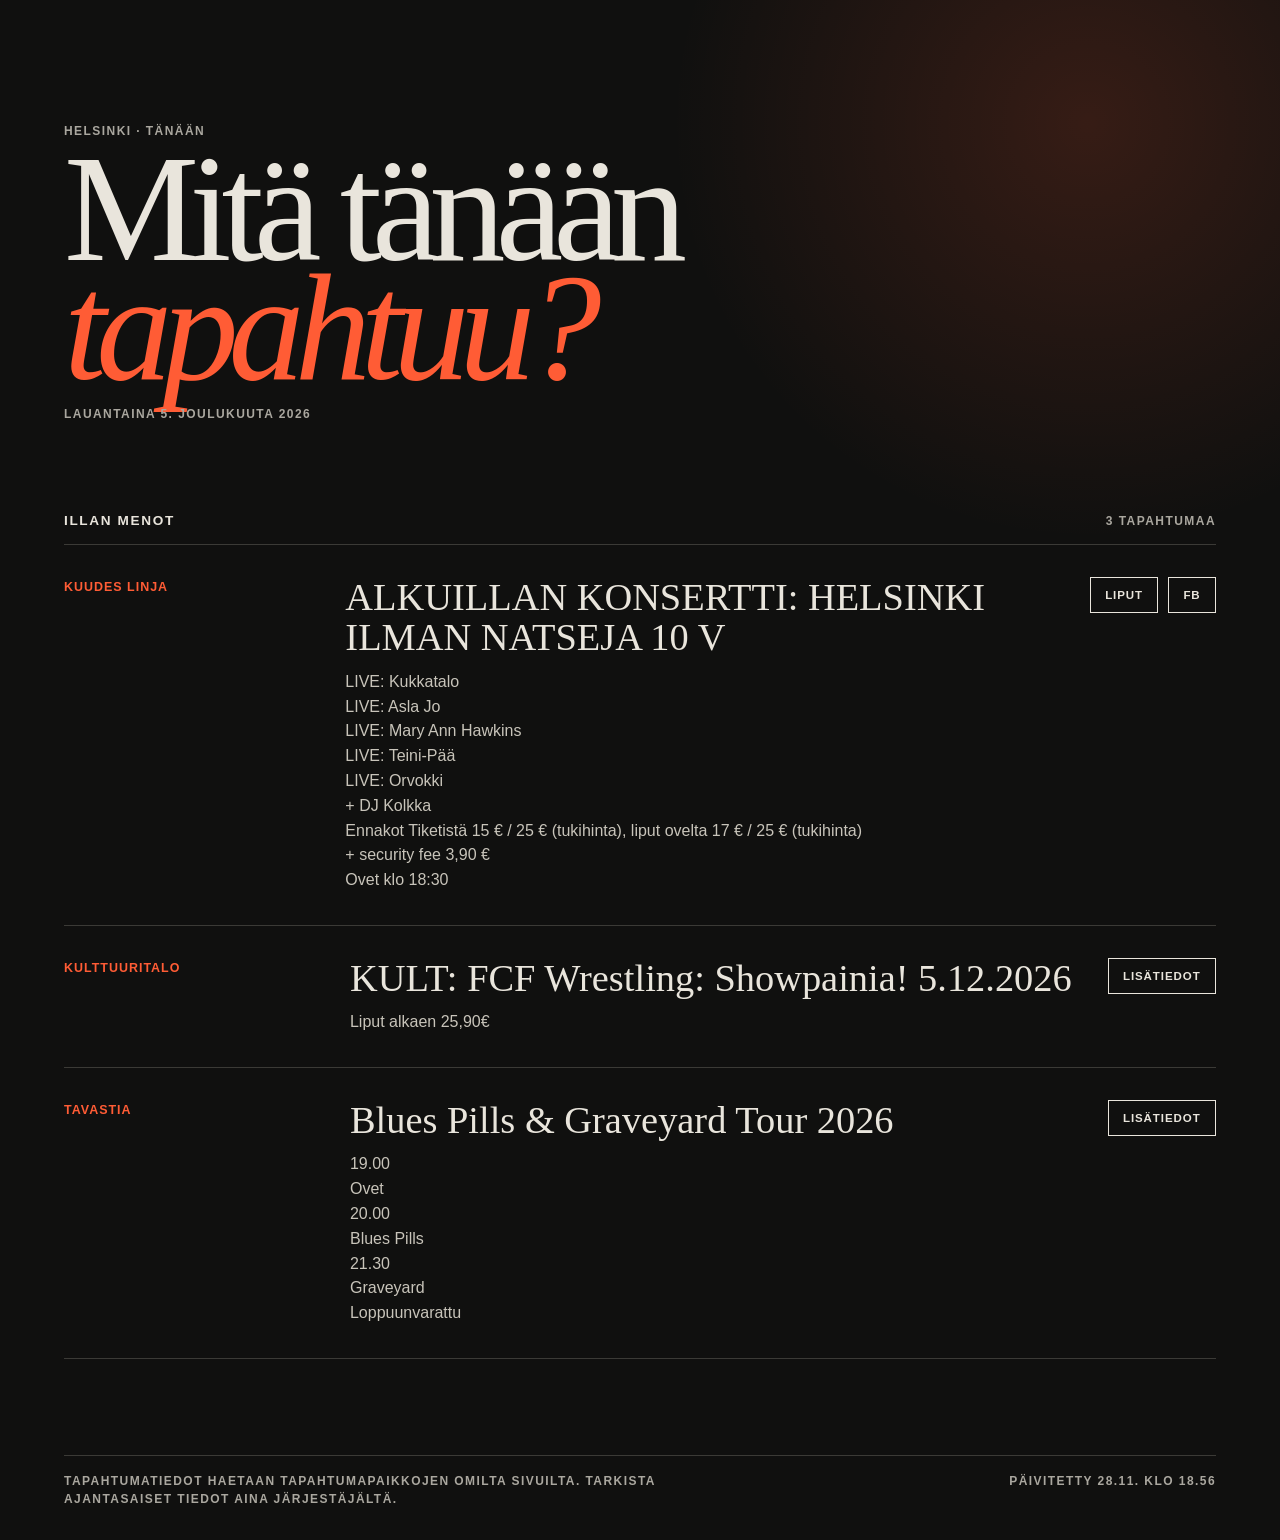
<file: tapahtumat/index.html>
<!doctype html>
<html lang="fi">
  <head>
    <meta charset="utf-8">
    <meta name="viewport" content="width=device-width, initial-scale=1">
    <meta name="theme-color" content="#10100f">
    <meta name="description" content="Tämän päivän keikat ja klubit Helsingissä.">
    <title>Menot tänään</title>
    <link rel="stylesheet" href="styles.css">
    <script src="app.js" defer></script>
  </head>
  <body>
    <main>
      <header class="hero">
        <p class="eyebrow">Helsinki · tänään</p>
        <h1>Mitä tänään<br><em>tapahtuu?</em></h1>
        <p class="date" id="today">Haetaan päivämäärää…</p>
      </header>

      <section aria-labelledby="events-heading">
        <div class="section-heading">
          <h2 id="events-heading">Illan menot</h2>
          <span class="count" id="event-count" aria-live="polite"></span>
        </div>
        <div class="events" id="events" aria-live="polite" aria-busy="true">
          <article class="message"><p>Haetaan tapahtumia…</p></article>
        </div>
      </section>

      <footer>
        <p>Tapahtumatiedot haetaan tapahtumapaikkojen omilta sivuilta. Tarkista ajantasaiset tiedot aina järjestäjältä.</p>
        <p id="updated"></p>
      </footer>
    </main>
  </body>
</html>
</file>
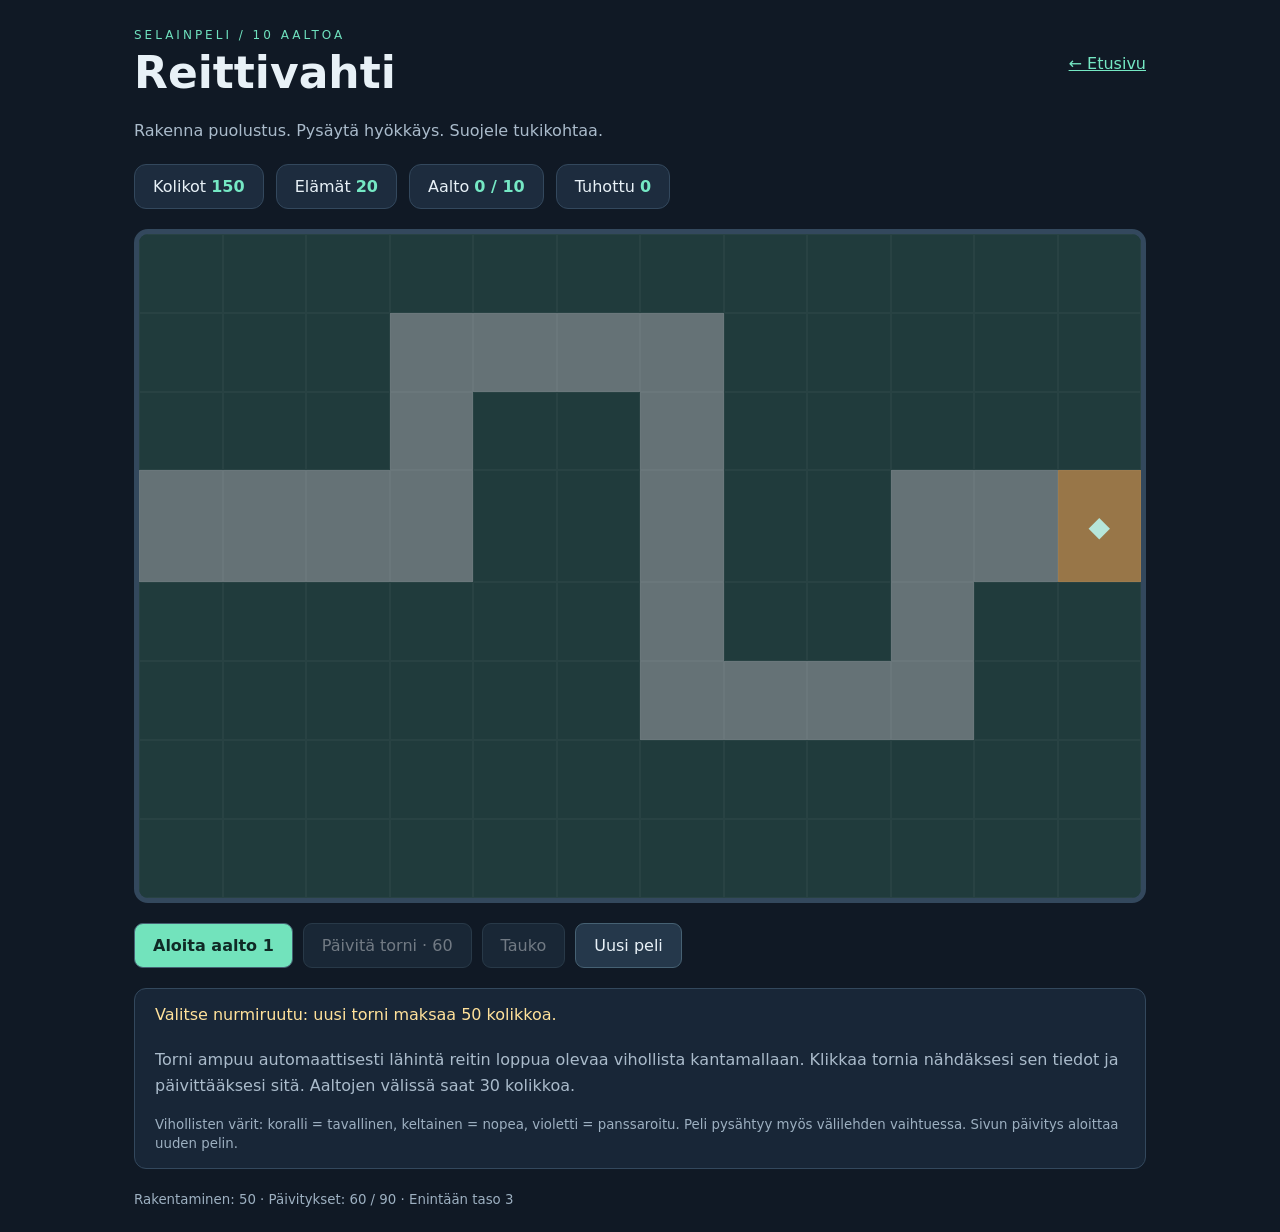
<file: tower-defense/index.html>
<!doctype html>
<html lang="fi">
<meta charset="utf-8"><meta name="viewport" content="width=device-width,initial-scale=1">
<title>Reittivahti — Tower Defense</title>
<style>
*{box-sizing:border-box}body{margin:0;background:#101925;color:#e8f1f7;font:16px system-ui,sans-serif}main{max-width:1060px;margin:auto;padding:24px}header{display:flex;justify-content:space-between;align-items:center;gap:20px}h1{margin:4px 0;font-size:clamp(28px,5vw,44px)}.eyebrow{color:#6fe1be;letter-spacing:3px;font-size:12px}p{color:#aabbcb;line-height:1.6}.stats{display:flex;flex-wrap:wrap;gap:12px;margin:20px 0}.stats span{background:#1d2c3e;border:1px solid #33485d;padding:12px 18px;border-radius:12px}b{color:#75e8c4}#board{display:grid;grid-template-columns:repeat(12,1fr);border:5px solid #33485d;border-radius:14px;overflow:hidden;background:#203b3c;position:relative;aspect-ratio:12/8}.cell{border:1px solid #ffffff09;background:#203b3c;position:relative;padding:0;border-radius:0;min-width:0;color:#b6e6da;font-size:clamp(13px,3vw,28px)}.cell:hover{background:#315951}.cell.road{background:#657276}.cell.tower{background:#20566a}.cell.selected{outline:3px solid #ffe19a;outline-offset:-4px}.cell.base{background:#987648}#actors{position:absolute;inset:0;pointer-events:none}.enemy{position:absolute;transform:translate(-50%,-50%);width:2.7%;aspect-ratio:1;border-radius:50%;background:#fb867c;border:2px solid #ffccc2;box-shadow:0 0 12px #fd867944}.enemy i{position:absolute;bottom:110%;left:0;height:3px;background:#71efb8}.beam{position:absolute;height:2px;background:#85f9ed;transform-origin:left;box-shadow:0 0 8px #85f9ed}.controls{display:flex;gap:10px;flex-wrap:wrap;margin:20px 0}button{font:inherit;cursor:pointer;border:1px solid #466173;border-radius:9px;padding:12px 18px;background:#25384b;color:#e8f1f7}button.primary{background:#72e3bc;color:#102a26;font-weight:700}button:disabled{opacity:.45;cursor:not-allowed}button:focus-visible{outline:3px solid #ffe19a;outline-offset:2px}.panel{border:1px solid #33485d;border-radius:12px;padding:16px 20px;background:#182637}#status{color:#ffe19a;min-height:26px}a{color:#75e8c4}small{color:#9db0c1}footer{margin-top:20px}
</style>
<main><header><div><span class="eyebrow">SELAINPELI / 10 AALTOA</span><h1>Reittivahti</h1></div><a href="../">← Etusivu</a></header>
<p>Rakenna puolustus. Pysäytä hyökkäys. Suojele tukikohtaa.</p>
<div class="stats"><span>Kolikot <b id="money">150</b></span><span>Elämät <b id="lives">20</b></span><span>Aalto <b id="wave">0 / 10</b></span><span>Tuhottu <b id="kills">0</b></span></div>
<div id="board" aria-label="Pelikenttä: valitse nurmiruutu rakentaaksesi tornin"><div id="actors" aria-hidden="true"></div></div>
<div class="controls"><button class="primary" id="start">Aloita aalto 1</button><button id="upgrade" disabled>Päivitä torni · 60</button><button id="pause" disabled>Tauko</button><button id="restart">Uusi peli</button></div>
<div class="panel"><div id="status" role="status">Valitse nurmiruutu: uusi torni maksaa 50 kolikkoa.</div><p>Torni ampuu automaattisesti lähintä reitin loppua olevaa vihollista kantamallaan. Klikkaa tornia nähdäksesi sen tiedot ja päivittääksesi sitä. Aaltojen välissä saat 30 kolikkoa.</p><small>Vihollisten värit: koralli = tavallinen, keltainen = nopea, violetti = panssaroitu. Peli pysähtyy myös välilehden vaihtuessa. Sivun päivitys aloittaa uuden pelin.</small></div><footer><small>Rakentaminen: 50 · Päivitykset: 60 / 90 · Enintään taso 3</small></footer></main>
<script>
'use strict';
const $=id=>document.getElementById(id), W=12,H=8;
const path=[[0,3],[1,3],[2,3],[3,3],[3,2],[3,1],[4,1],[5,1],[6,1],[6,2],[6,3],[6,4],[6,5],[7,5],[8,5],[9,5],[9,4],[9,3],[10,3],[11,3]];
const road=new Set(path.map(p=>p.join(',')));let state,selected=null,last=0;
const cells=[];
for(let y=0;y<H;y++)for(let x=0;x<W;x++){const b=document.createElement('button');b.className='cell'+(road.has(`${x},${y}`)?' road':'');b.setAttribute('aria-label',`${road.has(`${x},${y}`)?'Reitti':'Rakenna torni'}, sarake ${x+1}, rivi ${y+1}`);b.style.gridColumn=x+1;b.style.gridRow=y+1;if(x===11&&y===3){b.classList.add('base');b.textContent='◆'}b.addEventListener('click',()=>build(x,y));$('board').insertBefore(b,$('actors'));cells.push(b)}
function message(s){$('status').textContent=s}
function sync(){for(const key of ['money','lives','kills'])$(key).textContent=state[key];$('wave').textContent=`${state.wave} / 10`;$('start').disabled=state.active||state.over;$('start').textContent=state.over?'Peli päättynyt':`Aloita aalto ${state.wave+1}`;$('pause').disabled=!state.active||state.over;$('pause').textContent=state.paused?'Jatka':'Tauko';const t=state.towers.find(t=>t===selected);$('upgrade').disabled=!t||t.level>=3||state.money<t.level*30+30||state.over;$('upgrade').textContent=t&&t.level<3?`Päivitä torni · ${t.level*30+30}`:'Päivitä torni · 60'}
function reset(){state={money:150,lives:20,kills:0,wave:0,towers:[],enemies:[],shots:[],active:false,paused:false,over:false,remaining:0,spawn:0};selected=null;for(const c of cells){c.classList.remove('tower','selected');if(!c.classList.contains('base'))c.textContent=''}$('actors').replaceChildren();message('Valitse nurmiruutu: uusi torni maksaa 50 kolikkoa.');sync()}
function build(x,y){if(state.over)return;if(road.has(`${x},${y}`)){message('Reitille ei voi rakentaa. Valitse nurmiruutu.');return}let t=state.towers.find(t=>t.x===x&&t.y===y);if(!t){if(state.money<50){message('Tarvitset 50 kolikkoa uuden tornin rakentamiseen.');return}state.money-=50;t={x,y,level:1,cool:0};state.towers.push(t)}selected=t;for(const c of cells)c.classList.remove('selected');const c=cells[y*W+x];c.classList.add('tower','selected');c.textContent='◎'+t.level;c.setAttribute('aria-label',`Torni taso ${t.level}, sarake ${x+1}, rivi ${y+1}`);message(`Torni taso ${t.level} · Kantama ${(2.5+(t.level-1)*.45).toFixed(1)} ruutua · Vahinko ${14*t.level}`);sync()}
$('upgrade').onclick=()=>{const t=selected;if(!t||state.over||t.level>=3)return;const cost=t.level*30+30;if(state.money<cost)return;state.money-=cost;t.level++;build(t.x,t.y)};
$('start').onclick=()=>{if(state.active||state.over)return;state.wave++;state.remaining=6+state.wave*2;state.spawn=0;state.active=true;state.paused=false;message(`Aalto ${state.wave} alkoi! Voit rakentaa myös taistelun aikana.`);sync()};
$('pause').onclick=()=>{if(!state.active||state.over)return;state.paused=!state.paused;sync()};$('restart').onclick=reset;
document.addEventListener('visibilitychange',()=>{if(document.hidden&&state.active){state.paused=true;sync()}});
function pos(e){const i=Math.floor(e.progress),a=path[Math.min(i,path.length-1)],b=path[Math.min(i+1,path.length-1)],f=e.progress-i;return{x:a[0]+(b[0]-a[0])*f,y:a[1]+(b[1]-a[1])*f}}
function tick(dt){if(!state.active||state.paused||state.over)return;state.spawn-=dt;if(state.remaining>0&&state.spawn<=0){const n=state.remaining,kind=state.wave>=3&&n%5===0?'tank':n%3===0?'fast':'normal',hp=(32+state.wave*12)*(kind==='tank'?2.3:kind==='fast'?.7:1);state.enemies.push({progress:0,hp,max:hp,kind,speed:(kind==='fast'?1.5:kind==='tank'?.6:.9)*(1+state.wave*.025)});state.remaining--;state.spawn=.85}for(const e of state.enemies)e.progress+=dt*e.speed;for(const t of state.towers){t.cool-=dt;if(t.cool>0)continue;const range=2.5+(t.level-1)*.45;const targets=state.enemies.filter(e=>e.hp>0&&e.progress<path.length-1&&Math.hypot(pos(e).x-t.x,pos(e).y-t.y)<=range).sort((a,b)=>b.progress-a.progress);if(targets.length){const e=targets[0],p=pos(e);e.hp-=14*t.level;t.cool=.6;state.shots.push({x:t.x,y:t.y,tx:p.x,ty:p.y,ttl:.13})}}for(const e of state.enemies){if(e.hp<=0){state.money+=8;state.kills++}else if(e.progress>=path.length-1)state.lives=Math.max(0,state.lives-1)}state.enemies=state.enemies.filter(e=>e.hp>0&&e.progress<path.length-1);state.shots=state.shots.filter(s=>(s.ttl-=dt)>0);if(state.lives<=0){state.over=true;state.active=false;message(`Tukikohta menetettiin aallossa ${state.wave}. Kokeile uudelleen eri tornipaikoilla!`)}else if(!state.remaining&&!state.enemies.length){state.active=false;state.money+=30;if(state.wave===10){state.over=true;message('Voitto! Selvisit kaikista 10 aallosta. Tukikohta on turvassa!')}else message('Aalto torjuttu! +30 kolikkoa. Rakenna tai päivitä torneja ennen seuraavaa aaltoa.')}sync()}
function render(){const frag=document.createDocumentFragment();for(const e of state.enemies){const p=pos(e),d=document.createElement('div');d.className='enemy';d.style.left=(p.x+.5)/W*100+'%';d.style.top=(p.y+.5)/H*100+'%';d.style.background=e.kind==='tank'?'#b591f9':e.kind==='fast'?'#ffdc7e':'#fb867c';const hp=document.createElement('i');hp.style.width=Math.max(0,e.hp/e.max)*100+'%';d.append(hp);frag.append(d)}for(const s of state.shots){const d=document.createElement('div'),dx=s.tx-s.x,dy=s.ty-s.y;d.className='beam';d.style.left=(s.x+.5)/W*100+'%';d.style.top=(s.y+.5)/H*100+'%';d.style.width=Math.hypot(dx,dy)/W*100+'%';d.style.transform=`rotate(${Math.atan2(dy,dx)}rad)`;frag.append(d)}$('actors').replaceChildren(frag)}
function frame(now){const dt=Math.min((now-last)/1000,.05);last=now;tick(dt);render();requestAnimationFrame(frame)}reset();requestAnimationFrame(frame);
</script></html>
</file>
<file: castle-siege/style.css>
:root{color-scheme:dark;--bg:#101a18;--panel:#1b2a25;--line:#34473b;--ink:#f1eedc;--dim:#aebcab;--gold:#e8bd70;--water:#78c6cf;--enemy:#f19a7b}*{box-sizing:border-box}body{margin:0;background:radial-gradient(ellipse at top,#243a2c,var(--bg) 65%);color:var(--ink);font:16px/1.5 system-ui,sans-serif}main{max-width:1200px;margin:auto;padding:30px 24px}header{display:flex;justify-content:space-between;align-items:center;gap:15px;margin-bottom:28px}h1{font:700 clamp(30px,5vw,52px)/1.1 Georgia,serif;margin:6px 0}h1 span{color:var(--gold)}h2{font:600 24px Georgia,serif;margin:8px 0 15px}.eyebrow{font-size:11px;letter-spacing:2px;color:var(--gold);font-weight:700;margin:0}button,select{font:inherit;color:inherit}button{cursor:pointer;border:1px solid var(--line);background:var(--panel);border-radius:8px;padding:11px 14px;transition:background .15s,transform .15s}button:hover:not(:disabled){background:#344936}button:focus-visible,select:focus-visible{outline:3px solid var(--gold);outline-offset:3px}button:disabled{cursor:default;opacity:.45}button.primary{background:var(--gold);color:#201e13;font-weight:700;border-color:var(--gold)}button.primary:hover:not(:disabled){background:#f4d299}.quiet{background:transparent}.welcome{max-width:800px;margin:40px auto 60px;padding:35px 0}.welcome h2{font-size:40px}.welcome p{color:var(--dim);max-width:620px}.roles{display:grid;grid-template-columns:1fr 1fr;gap:18px;margin-top:30px}.roles button{text-align:left;padding:25px;display:grid;gap:10px}.roles span{font-size:32px;color:var(--gold)}.roles strong{font:600 25px Georgia,serif}.roles small{color:var(--dim)}.status{display:flex;gap:20px;flex-wrap:wrap;justify-content:space-between;padding:15px 0;border-top:1px solid var(--line);border-bottom:1px solid var(--line);margin-bottom:24px}.status span{color:var(--dim)}.layout{display:grid;grid-template-columns:minmax(0,1.5fr) minmax(285px,1fr);gap:30px}.field-head{display:flex;align-items:center;justify-content:space-between;gap:12px}.field-head span{font-size:12px;color:var(--dim)}#board{display:grid;grid-template-columns:repeat(9,minmax(0,1fr));gap:4px;width:100%;aspect-ratio:1}.cell{min-width:0;padding:0;border-radius:4px;display:flex;flex-direction:column;align-items:center;justify-content:center;position:relative;font-size:14px;line-height:1.2}.cell small{font-size:10px;margin-top:3px}.cell.wall{background:#63705c;color:#fff6df;border-color:#87917c}.cell.gate{background:#82633a;border-color:#c4a16b}.cell.court{background:#253e2b;border:0}.cell.path{background:#15231f;border-color:#263a30}.cell.moat{background:#245b65;color:#d1f4ee;border-color:#5896a0}.cell.chosen{outline:2px solid var(--gold);outline-offset:-2px}.cell.has-troops:after{content:attr(data-count);position:absolute;top:1px;right:1px;background:var(--enemy);color:#28170f;border-radius:50%;min-width:16px;font-size:11px;line-height:16px}.cell.wall.damaged{background:#815046}.cell.arrow{color:var(--gold)}.cell.empty{border:0;background:none}.legend{display:flex;gap:16px;flex-wrap:wrap;font-size:12px;margin-top:16px;color:var(--dim)}.water{color:var(--water)}.troop{color:var(--enemy)}.hint{font-size:12px;color:var(--dim)}aside{padding:20px;background:var(--panel);border:1px solid var(--line);border-radius:12px;height:fit-content}aside>button{width:100%;margin-top:9px}#target-info,#help{color:var(--dim);font-size:13px;margin:10px 0}label{display:flex;flex-direction:column;font-size:12px;gap:5px;color:var(--dim)}select{background:#12201a;border:1px solid var(--line);padding:8px;border-radius:6px;min-width:0}.target-controls{display:grid;grid-template-columns:1fr 1fr;gap:10px;margin:15px 0}#hand{display:grid;gap:8px;margin-top:16px}.card{text-align:left;width:100%;display:grid;gap:5px}.card small{color:var(--dim);font-size:12px}.card.selected{border-color:var(--gold);box-shadow:inset 3px 0 var(--gold)}#corner-wrap{margin-top:12px}#troops{font-size:12px;color:var(--enemy);margin-top:18px}#result{padding:20px;background:#374d31;border:1px solid var(--gold);border-radius:10px;margin-bottom:20px;font-size:21px;font-family:Georgia,serif}.journal,.rules{border-top:1px solid var(--line);margin-top:25px;padding-top:15px}.journal ol{font-size:13px;color:var(--dim);padding-left:24px;max-height:220px;overflow:auto}.rules p{max-width:900px;color:var(--dim);font-size:14px}summary{cursor:pointer}footer{font-size:12px;color:var(--dim);margin-top:35px}[hidden]{display:none!important}@media(max-width:800px){.layout{grid-template-columns:1fr}main{padding:20px 14px}.field{max-width:580px;width:100%;margin:auto}}@media(max-width:430px){.roles{grid-template-columns:1fr}#board{gap:2px}.cell{font-size:12px}.cell small{font-size:9px}.status{gap:8px;font-size:13px}header .quiet{font-size:12px}.welcome h2{font-size:32px}}@media(prefers-reduced-motion:reduce){*{transition:none!important}}
.turn-flow{display:flex;gap:8px;flex-wrap:wrap;margin:12px 0}.turn-flow span{padding:8px 12px;border:1px solid var(--line);border-radius:6px;color:var(--dim);font-size:13px}.turn-flow .current{background:var(--gold);color:#201e13}#incoming{padding:13px 16px;border-left:3px solid var(--enemy);background:#2d2922;margin:15px 0 22px;font-size:14px}.board-wrap{position:relative}#orders-overlay{position:absolute;inset:0;width:100%;height:100%;pointer-events:none}#defense-summary{display:grid;gap:6px;margin-top:14px;font-size:12px;color:var(--dim)}.order-key,.tower-order{border-left:3px solid;padding-left:9px}.tower-order{margin:10px 0;min-width:0}.tower-order select{width:100%}#defense-panel h3{font-size:16px;margin-bottom:6px}.cell.incoming-lane{box-shadow:inset 0 0 0 2px var(--enemy)}.cell.has-troops:after{border-radius:4px;max-width:100%;overflow:hidden;font-size:10px}.cell small{position:relative;z-index:1}
#board{grid-template-rows:repeat(9,minmax(0,1fr))}.tower-order small{font-size:11px}
#board{grid-template-columns:repeat(11,minmax(0,1fr));grid-template-rows:repeat(11,minmax(0,1fr))}.cell.reachable{background:#355f58;outline:1px solid #80d5e5;outline-offset:-2px}.cell.selected-tower{outline:3px solid #80d5e5;outline-offset:-3px}.cell.occupied{color:#ffe3d7;background:#6d4030;font-size:11px;z-index:1}.cell.occupied small{font-size:11px;color:#fff}.cell.occupied.moat{background:#245b65}.troop-row{width:100%;display:block;text-align:left;font-size:12px;margin-top:7px;padding:9px}.troop-row:hover{border-color:var(--gold)}#sight-info{min-height:2.5em}@media(max-width:430px){.cell.occupied,.cell.occupied small{font-size:9px}.cell{font-size:11px}.cell small{font-size:8px}}
.coordinate-map{display:grid;grid-template-columns:24px minmax(0,1fr);grid-template-rows:24px auto;gap:4px}.axis-origin{font-size:9px;line-height:11px;color:var(--gold)}#x-axis{display:grid;grid-template-columns:repeat(11,minmax(0,1fr));gap:4px;align-items:center}#y-axis{display:grid;grid-template-rows:repeat(11,minmax(0,1fr));gap:4px;align-items:center}#x-axis span,#y-axis span{text-align:center;font-size:11px;color:var(--gold);font-variant-numeric:tabular-nums}.coordinate-map .board-wrap{min-width:0}.axis-caption{margin-top:8px}@media(max-width:430px){.coordinate-map{grid-template-columns:18px minmax(0,1fr);gap:2px}#x-axis,#y-axis{gap:2px}}
/* 16-bit palette and pixel surfaces */
:root{--bg:#171e30;--panel:#28364b;--line:#60718a;--ink:#f5e6bc;--dim:#bac6cc;--gold:#efc478;--water:#7bd3df;--enemy:#ffaf8b}
body{background:repeating-linear-gradient(0deg,#171e30 0 4px,#192236 4px 8px);font-family:'Courier New',monospace;font-size:15px}
main{max-width:1400px}h1,h2,h3,.roles strong,.welcome h2,#result{font-family:'Courier New',monospace;font-weight:700}h1{letter-spacing:-2px;text-shadow:3px 3px #080f20}h2{font-size:21px}button,select,aside,.card,.roles button,.turn-flow span,#result{border-radius:0!important}button{border:2px solid #718398;box-shadow:inset 2px 2px #ffffff18,inset -2px -2px #101a2c,2px 2px #0b1220;transition:none}button:hover:not(:disabled){background:#3f5168}button.primary{border-color:#ffe5a2;background:#c99a50;color:#171e30;box-shadow:inset -3px -3px #8c633d,inset 2px 2px #ffe5a2,3px 3px #0b1220}button:focus-visible{outline:3px solid #fff0b7;outline-offset:2px}.status{background:#233045;padding:15px;border:2px solid #718398;box-shadow:3px 3px #0b1220}.turn-flow .current{background:#c99a50;color:#151d2c}#incoming{background:#3a3442;border-left:4px solid var(--gold)}.layout{grid-template-columns:minmax(0,1.4fr) minmax(340px,1fr);gap:25px}aside{border:3px solid #718398;box-shadow:inset 0 0 0 2px #121e30,5px 5px #0b1220;padding:17px}.field-head{padding:5px 0}.coordinate-map{background:#101829;border:3px solid #718398;padding:7px;box-shadow:4px 4px #0b1220}.board-wrap{background:#293d32}#board{gap:1px}.cell{border:0!important;border-radius:0!important;box-shadow:none!important;overflow:hidden;isolation:isolate;padding:0!important;background:#476b3a!important}.pixel-tile{width:100%;height:100%;position:absolute;inset:0;image-rendering:pixelated;z-index:-1}.tile-caption{position:absolute;inset:auto 0 0;display:flex;flex-wrap:wrap;justify-content:center;align-items:center;gap:1px;max-height:100%;color:#fff3ca;font-size:11px;text-shadow:1px 1px #000,-1px -1px #000;pointer-events:none}.tile-caption small{margin:0;background:#101829cf;padding:1px 2px;font-size:10px}.cell.wall .tile-caption>span{display:none}.cell.court .tile-caption,.cell.empty .tile-caption{display:none}.cell.moat:not(.occupied) .tile-caption{color:#cefaff}.cell.active-cell:after{content:'';position:absolute;inset:1px;border:3px solid #ffe19b;pointer-events:none}.cell.reachable:before{content:'';position:absolute;inset:0;background:#6be3d62b;border:1px solid #8aefdf;pointer-events:none}.cell.incoming-lane{outline:1px solid #f39883;outline-offset:-1px}.cell.selected-tower{outline:3px solid #7bd3df;outline-offset:-3px}.cell.chosen{outline:1px solid #e8c88088;outline-offset:-1px}.cell.occupied .tile-caption{background:#1018299c}.cell.occupied .tile-caption small{font-size:10px}.card{position:relative;min-height:80px;padding-left:58px;background:#34445b}.card-sprite{width:40px;height:40px;image-rendering:pixelated;position:absolute;left:8px;top:15px}.card.selected{border-color:#efc478;background:#4c4b55;box-shadow:inset 3px 0 #efc478}.roles button{background:#2c3b50}.roles canvas{position:static;width:64px;height:64px;image-rendering:pixelated}.inspector{margin:-2px -2px 22px;border:3px solid #8b9bab;background:#182438;box-shadow:3px 3px #0b1220}.inspector-bar{display:flex;justify-content:space-between;background:#52657c;color:#fff0cb;font-size:11px;letter-spacing:1px;padding:6px 9px}.inspector h2{font-size:17px;margin:11px 10px;color:var(--gold)}#tile-scene{width:100%;height:auto;display:block;image-rendering:pixelated;border-top:2px solid #75859b;border-bottom:2px solid #75859b}.scene-caption{font-size:11px;margin:7px 10px;color:var(--dim)}#inspect-stats{display:grid;grid-template-columns:repeat(2,minmax(0,1fr));gap:8px;padding:8px 10px}.inspect-stat{display:flex;flex-direction:column;gap:4px}.inspect-stat span{font-size:11px;color:var(--dim)}.inspect-stat strong{font-size:14px;color:#ffe09b}.inspect-unit{display:flex;gap:10px;align-items:center;margin:9px 10px;padding-top:8px;border-top:1px solid #44566c}.inspect-unit canvas{width:48px;height:44px;image-rendering:pixelated;flex-shrink:0}.inspect-unit>div{flex:1;min-width:0}.inspect-unit strong,.inspect-unit span{display:block;font-size:12px}.inspect-unit span{margin:4px 0;color:#f0dcae}.inspect-unit progress{display:block;width:100%;height:10px;border:0;appearance:none;background:#101829}.inspect-unit progress::-webkit-progress-bar{background:#101829}.inspect-unit progress::-webkit-progress-value{background:#8fc46e}.inspect-unit progress::-moz-progress-bar{background:#8fc46e}#inspect-neighbors,#inspect-units>.hint{margin:9px 10px;font-size:12px}.tower-order{background:#223047;padding:8px}.troop-row{background:#2c3b50}.journal,.rules{background:#202d41;border:2px solid #52657c;padding:14px}footer{color:#9eafbf}.welcome{background:#26364a;border:3px solid #718398;padding:28px;box-shadow:6px 6px #0b1220}.eyebrow{letter-spacing:1px}#x-axis,#y-axis{gap:1px}
@media(max-width:900px){.layout{grid-template-columns:1fr}.field{max-width:660px}aside{max-width:660px;width:100%;margin:auto}}@media(max-width:430px){main{padding:14px 9px}.coordinate-map{padding:3px;grid-template-columns:16px minmax(0,1fr)}.tile-caption,.tile-caption small,.cell.occupied .tile-caption small{font-size:8px}.tile-caption small{padding:0 1px}.cell.active-cell:after{border-width:2px}aside{padding:11px}.welcome{padding:18px}h1{font-size:30px}.inspector h2{font-size:15px}.turn-flow span{padding:6px;font-size:11px}}

#assignments button{width:100%;margin:6px 0;text-align:left}#assignments button[aria-pressed="true"]{border-color:#efc478;background:#57492f}#tile-scene{cursor:pointer}
</file>
<file: salasanauna/style.css>
@import url('https://fonts.googleapis.com/css2?family=DM+Mono:wght@400;500&family=Oswald:wght@500;600;700&display=swap');

:root { --cream:#f1ead8; --ink:#111611; --green:#1d4234; --lime:#d9ef74; --orange:#f16e3a; }
* { box-sizing:border-box; }
html,body { margin:0; min-height:100%; background:#0b100d; color:var(--cream); font-family:'DM Mono',monospace; overflow:hidden; }
body:before { content:""; position:fixed; inset:0; opacity:.09; pointer-events:none; background-image:url("data:image/svg+xml,%3Csvg viewBox='0 0 160 160' xmlns='http://www.w3.org/2000/svg'%3E%3Cfilter id='n'%3E%3CfeTurbulence type='fractalNoise' baseFrequency='.8' numOctaves='3' stitchTiles='stitch'/%3E%3C/filter%3E%3Crect width='100%25' height='100%25' filter='url(%23n)' opacity='.6'/%3E%3C/svg%3E"); }
button { font:inherit; }
#app { height:100vh; height:100dvh; display:flex; flex-direction:column; max-width:1440px; margin:auto; }
.topbar { height:72px; flex:none; display:flex; align-items:center; justify-content:space-between; padding:0 26px; border-bottom:2px solid #34433a; background:#111611; }
.brand { font:600 27px/1 'Oswald',sans-serif; letter-spacing:.09em; display:flex; gap:10px; align-items:center; }
.brand-mark { color:var(--orange); font-size:37px; }
.hud { display:flex; gap:10px; }
.hud-item { min-width:125px; padding:8px 16px; background:#1c261f; border-left:3px solid var(--lime); }
.hud-item small { display:block; color:#90a096; font-size:9px; letter-spacing:.15em; }
.hud-item strong { font-size:20px; color:var(--lime); }
.bottles { border-color:var(--orange); }
.bottles strong { color:var(--cream); }
.game-shell { position:relative; flex:1; min-height:0; display:flex; justify-content:center; background:#141d17; }
#game { display:block; width:min(100%, calc((100vh - 72px) * 1.5)); height:auto; max-height:100%; object-fit:contain; image-rendering:pixelated; box-shadow:0 0 60px #050806; }
.toast { position:absolute; left:50%; bottom:28px; transform:translateX(-50%); max-width:min(620px,88%); padding:13px 18px; background:#111611ed; border:1px solid #829386; border-left:5px solid var(--orange); font-size:13px; line-height:1.45; box-shadow:0 8px 30px #0008; transition:.2s; pointer-events:none; }
.toast.hidden { opacity:0; transform:translate(-50%,10px); }
.controls { display:none; }
.modal { position:fixed; z-index:10; inset:0; background:#09100ce8; backdrop-filter:blur(8px); display:none; place-items:center; padding:20px; }
.modal.open { display:grid; }
.modal-card { width:min(560px,100%); max-height:95vh; overflow:auto; padding:38px 42px 32px; text-align:center; background:var(--cream); color:var(--ink); border:2px solid #090e0b; box-shadow:12px 12px 0 var(--orange); position:relative; }
.steam { font-size:44px; color:var(--orange); line-height:1; }
.eyebrow { font-size:10px; letter-spacing:.18em; font-weight:bold; color:#526057; }
h1,h2 { font:700 clamp(50px,11vw,84px)/.95 'Oswald',sans-serif; margin:8px 0 12px; letter-spacing:-.02em; }
h2 { font-size:52px; }
.lead { font-size:14px; line-height:1.55; }
.rules { text-align:left; margin:24px 0; border-block:1px solid #c8c0ab; padding:9px 0; }
.rules p { display:flex; align-items:center; gap:12px; margin:10px 0; font-size:12px; line-height:1.4; }
.rules span { display:grid; place-items:center; flex:none; width:25px; height:25px; border-radius:50%; background:var(--green); color:var(--lime); font-weight:bold; }
.key-row { font-size:10px; margin:18px 0; color:#586159; }
kbd { border:1px solid #7d837e; padding:4px 6px; margin-left:5px; background:#fffaf0; box-shadow:0 2px 0 #8c8c83; }
.primary { width:100%; border:0; padding:15px; color:var(--cream); background:var(--green); font:600 18px 'Oswald'; letter-spacing:.12em; cursor:pointer; box-shadow:5px 5px 0 var(--orange); transition:.12s; }
.primary:hover { background:#275b47; transform:translate(-2px,-2px); box-shadow:7px 7px 0 var(--orange); }
.fineprint { margin:17px 0 0; font-size:9px; color:#737971; }
.result-icon { font-size:54px; }.final-score { font:700 34px 'Oswald'; margin:22px 0; color:var(--green); }
@media(max-width:760px),(pointer:coarse) {
  .topbar { height:58px; padding:0 10px; }.brand { font-size:18px; }.brand-mark { font-size:27px; }
  .hud-item { min-width:auto; padding:6px 9px; }.hud-item strong { font-size:15px; }
  .game-shell { display:grid; grid-template-rows:minmax(0,1fr) 120px 128px; padding:0 8px max(6px,env(safe-area-inset-bottom)); align-items:stretch; overflow:hidden; }
  #game { grid-row:1; width:100%; height:100%; max-height:none; object-fit:contain; min-height:0; touch-action:none; }
  .controls { grid-row:3; display:flex; position:relative; z-index:8; inset:auto; width:100%; height:124px; padding-top:4px; justify-content:center; align-items:center; gap:9px; pointer-events:none; }
  .controls button { pointer-events:auto; border:2px solid #a9b9ad; color:#fff; background:#20352add; border-radius:50%; touch-action:none; box-shadow:0 3px 0 #080d0a, inset 0 0 0 2px #ffffff14; }
  .controls button:active { background:#3c604d; transform:translateY(2px); box-shadow:0 1px 0 #080d0a; }
  .joystick { order:2; display:block; pointer-events:auto; position:relative; flex:0 0 116px; width:116px; height:116px; border:4px solid var(--lime); border-radius:50%; background:radial-gradient(circle,#446b56 0 20%,#203a2d 21% 62%,#f16e3a 63% 67%,#101b15 68%); box-shadow:0 5px 0 #080d0a,0 0 0 2px #f1ead8,inset 0 0 22px #0009; touch-action:none; user-select:none; }
  .joystick-arrow { position:absolute; color:#d9ef7499; font-size:11px; line-height:1; pointer-events:none; }.joystick-arrow.up { top:5px;left:47%; }.joystick-arrow.right { right:5px;top:47%; }.joystick-arrow.down { bottom:5px;left:47%; }.joystick-arrow.left { left:5px;top:47%; }
  .joystick-knob { position:absolute; z-index:2; left:50%; top:50%; width:48px; height:48px; margin:-24px; border:3px solid #fff; border-radius:50%; background:var(--orange); box-shadow:0 4px 9px #000a,inset 0 2px 3px #ffffff55; transition:transform .035s linear; pointer-events:none; }
  .actions { order:1; display:flex; gap:7px; align-items:center; }.actions button { width:82px; height:82px; border-radius:50%; font-size:8px; }.actions b { display:block; font-size:22px; color:var(--lime); }
  .toast { grid-row:2; position:relative; left:auto; right:auto; bottom:auto; width:100%; height:100%; max-width:none; min-height:0; margin:0; padding:12px 14px; transform:none; align-self:stretch; font-size:13px; line-height:1.45; max-height:none; overflow-y:auto; }
  .toast.hidden { transform:none; visibility:hidden; }
  .modal-card { padding:25px 24px 22px; }h1 { font-size:58px; }
}
@media(max-width:420px) and (orientation:portrait) {
  .game-shell { grid-template-rows:minmax(0,1fr) 150px 128px; }
  .brand span:last-child { display:none; }
  .hud { gap:5px; }.hud-item { padding-inline:7px; }
  .actions button { width:72px; height:72px; }
  .actions { gap:5px; }.joystick { flex-basis:108px;width:108px;height:108px; }.actions button { width:70px;height:70px; }
}
</file>
<file: tapahtumat/styles.css>
:root {
  color-scheme: dark;
  --bg: #10100f;
  --paper: #e9e5dc;
  --ink: #181816;
  --muted: #aaa79f;
  --accent: #ff5c35;
  --line: #3b3a36;
}

* { box-sizing: border-box; }

body {
  margin: 0;
  background:
    radial-gradient(circle at 85% 8%, rgba(255, 92, 53, .16), transparent 26rem),
    var(--bg);
  color: var(--paper);
  font-family: Arial, Helvetica, sans-serif;
  min-height: 100vh;
}

main {
  width: min(100% - 2rem, 72rem);
  margin: 0 auto;
  padding: 4rem 0 2rem;
}

.hero { padding: 3rem 0 5rem; }

.eyebrow,
.date,
.count,
footer {
  color: var(--muted);
  font-size: .75rem;
  font-weight: 700;
  letter-spacing: .12em;
  text-transform: uppercase;
}

h1 {
  max-width: 10ch;
  margin: .55rem 0 1.25rem;
  font-family: Georgia, "Times New Roman", serif;
  font-size: clamp(4rem, 13vw, 9.5rem);
  font-weight: 400;
  letter-spacing: -.065em;
  line-height: .78;
}

h1 em { color: var(--accent); font-weight: 400; }

.section-heading {
  display: flex;
  align-items: baseline;
  justify-content: space-between;
  border-bottom: 1px solid var(--line);
  padding-bottom: 1rem;
}

h2 {
  margin: 0;
  font-size: .85rem;
  letter-spacing: .12em;
  text-transform: uppercase;
}

.event {
  display: grid;
  grid-template-columns: minmax(8rem, .7fr) 2fr auto;
  gap: 2rem;
  align-items: start;
  border-bottom: 1px solid var(--line);
  padding: 2rem 0;
}

.venue {
  margin: .2rem 0 0;
  color: var(--accent);
  font-size: .78rem;
  font-weight: 800;
  letter-spacing: .08em;
  text-transform: uppercase;
}

.event h3 {
  margin: 0 0 .75rem;
  font-family: Georgia, "Times New Roman", serif;
  font-size: clamp(1.55rem, 3vw, 2.5rem);
  font-weight: 400;
  line-height: 1.05;
}

.details {
  margin: 0;
  color: #c8c4ba;
  line-height: 1.55;
  white-space: pre-line;
}

.links { display: flex; flex-wrap: wrap; gap: .6rem; }

.button {
  display: inline-block;
  border: 1px solid var(--paper);
  color: var(--paper);
  padding: .7rem .9rem;
  font-size: .72rem;
  font-weight: 800;
  letter-spacing: .08em;
  text-decoration: none;
  text-transform: uppercase;
  transition: background .15s, color .15s;
}

.button:hover,
.button:focus-visible { background: var(--paper); color: var(--ink); }

.message {
  background: var(--paper);
  color: var(--ink);
  margin-top: 2rem;
  padding: clamp(2rem, 8vw, 5rem);
}

.message p {
  max-width: 24ch;
  margin: 0;
  font-family: Georgia, "Times New Roman", serif;
  font-size: clamp(1.7rem, 4vw, 3rem);
  line-height: 1.08;
}

footer {
  display: flex;
  justify-content: space-between;
  gap: 2rem;
  border-top: 1px solid var(--line);
  margin-top: 6rem;
  padding-top: 1rem;
  line-height: 1.5;
}

footer p { max-width: 42rem; margin: 0; }

@media (max-width: 700px) {
  main { padding-top: 1rem; }
  .hero { padding-bottom: 3.5rem; }
  .event { grid-template-columns: 1fr; gap: .8rem; }
  .links { margin-top: .4rem; }
  footer { flex-direction: column; }
}
</file>
